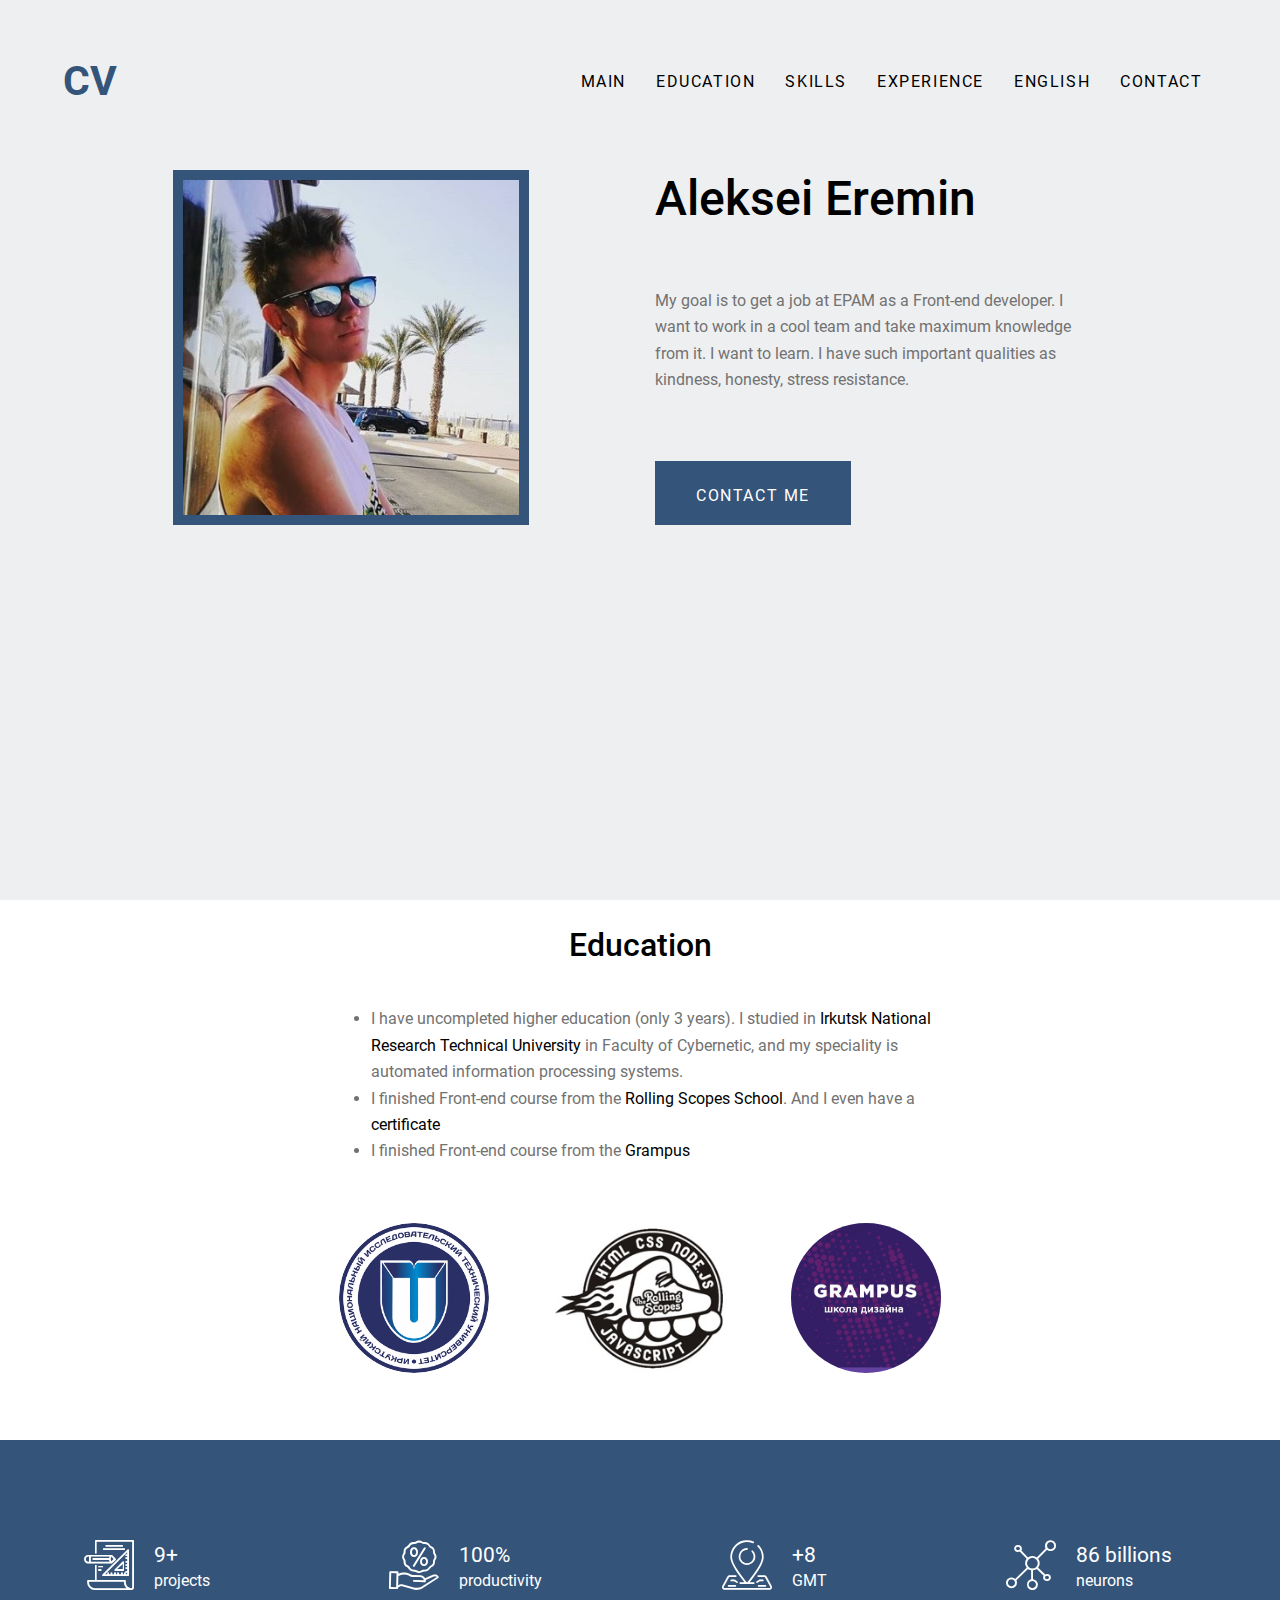
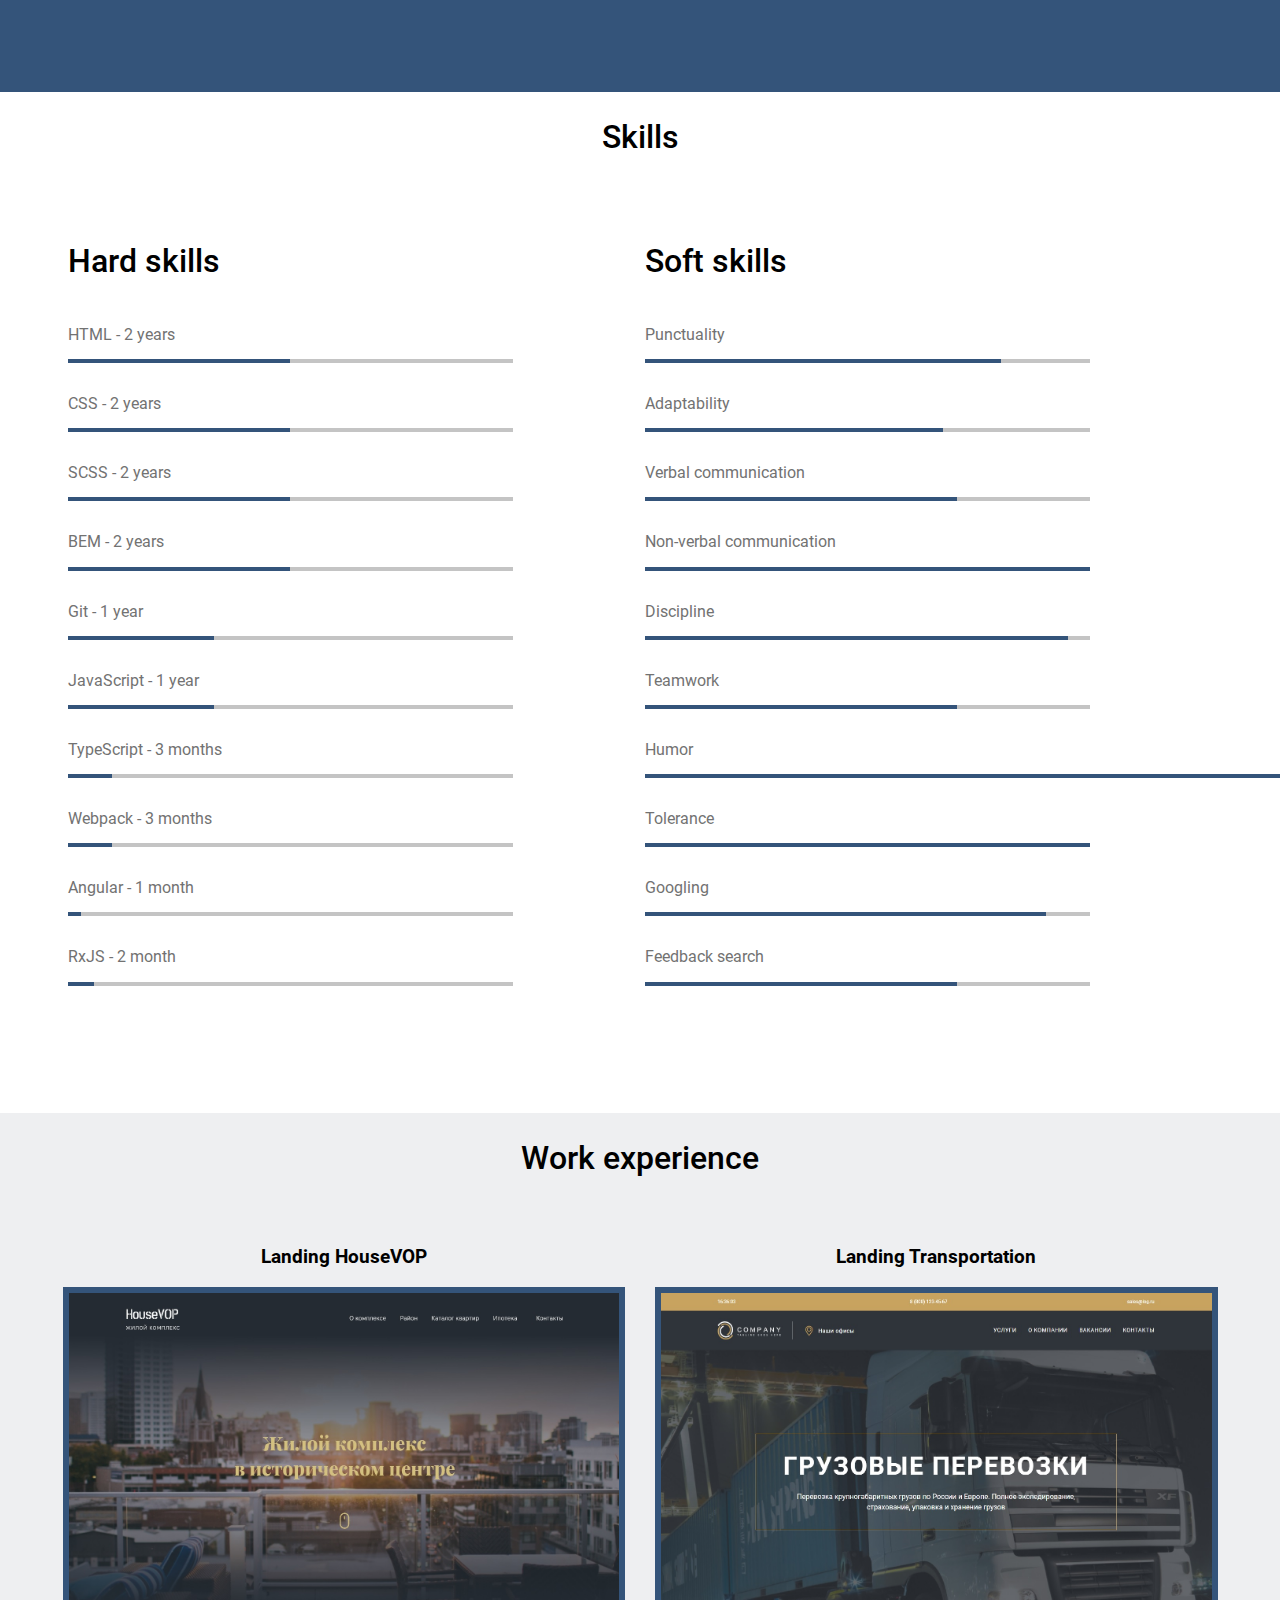
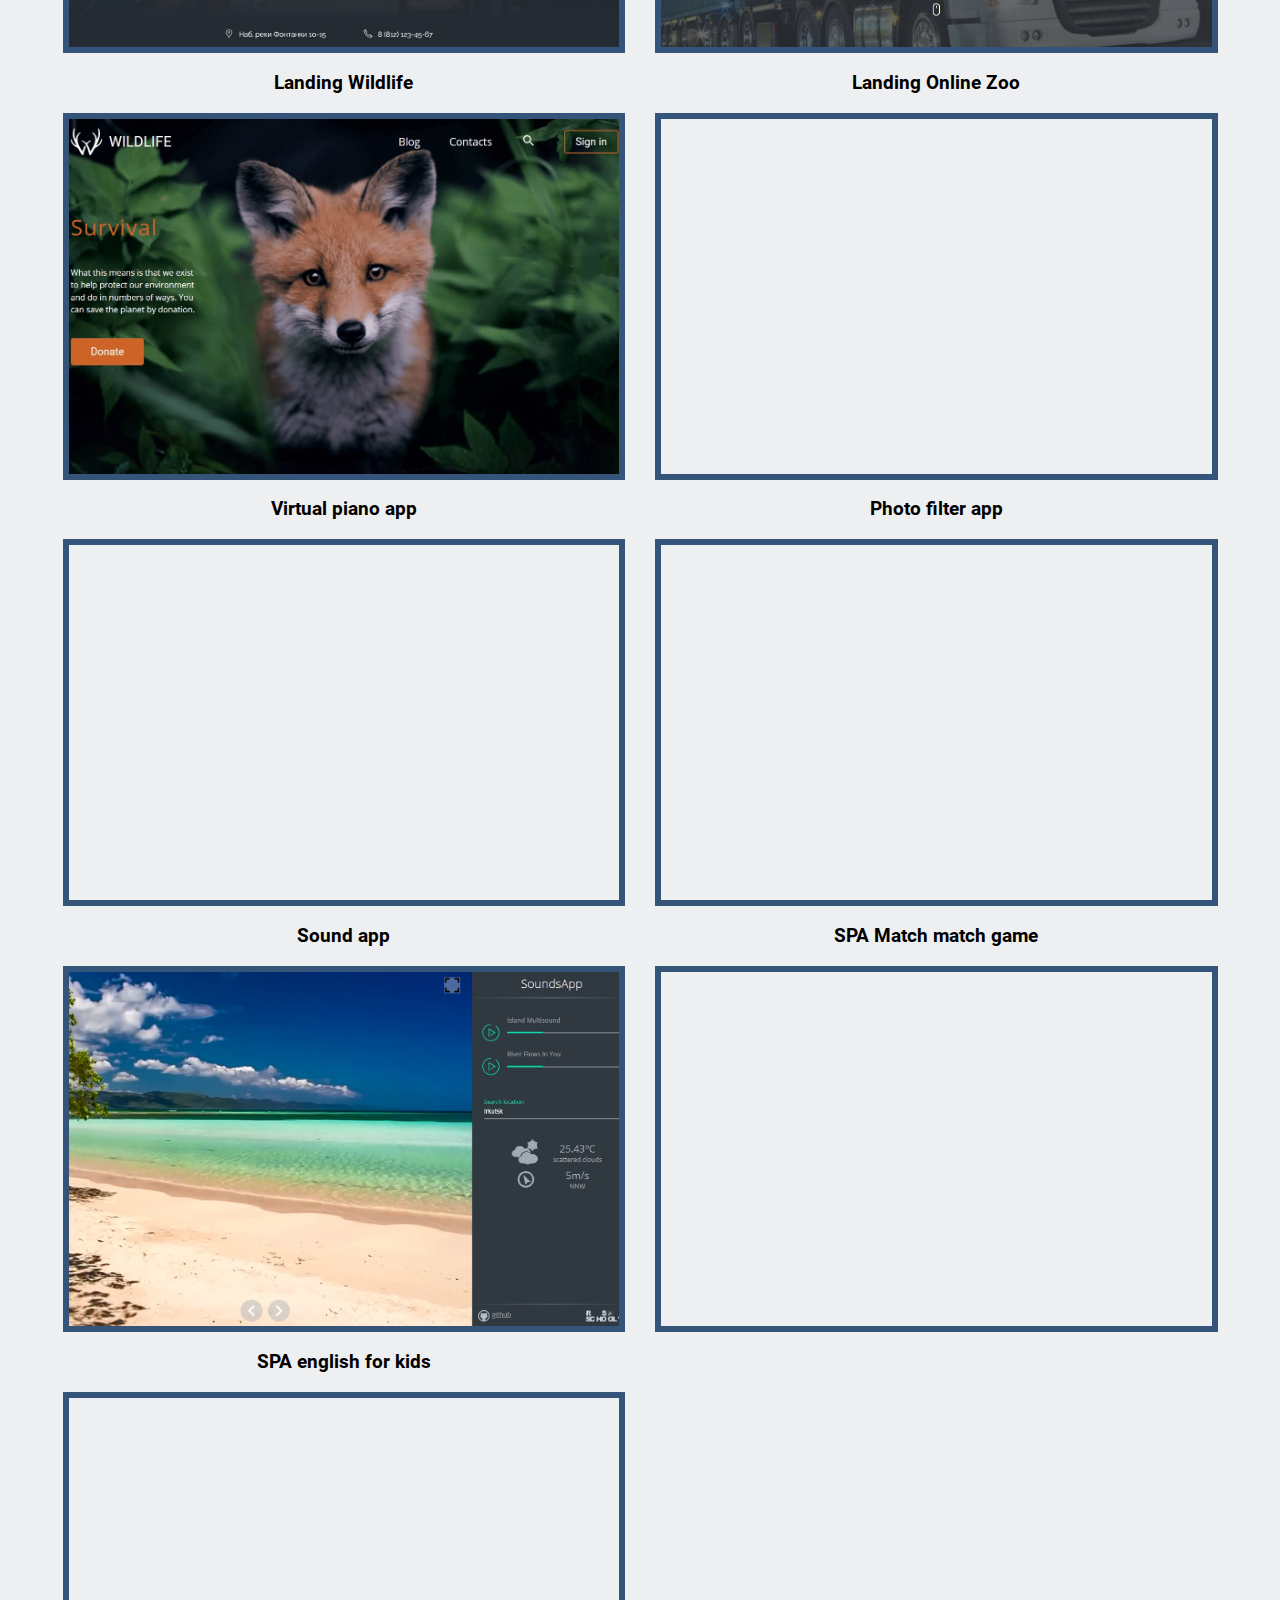
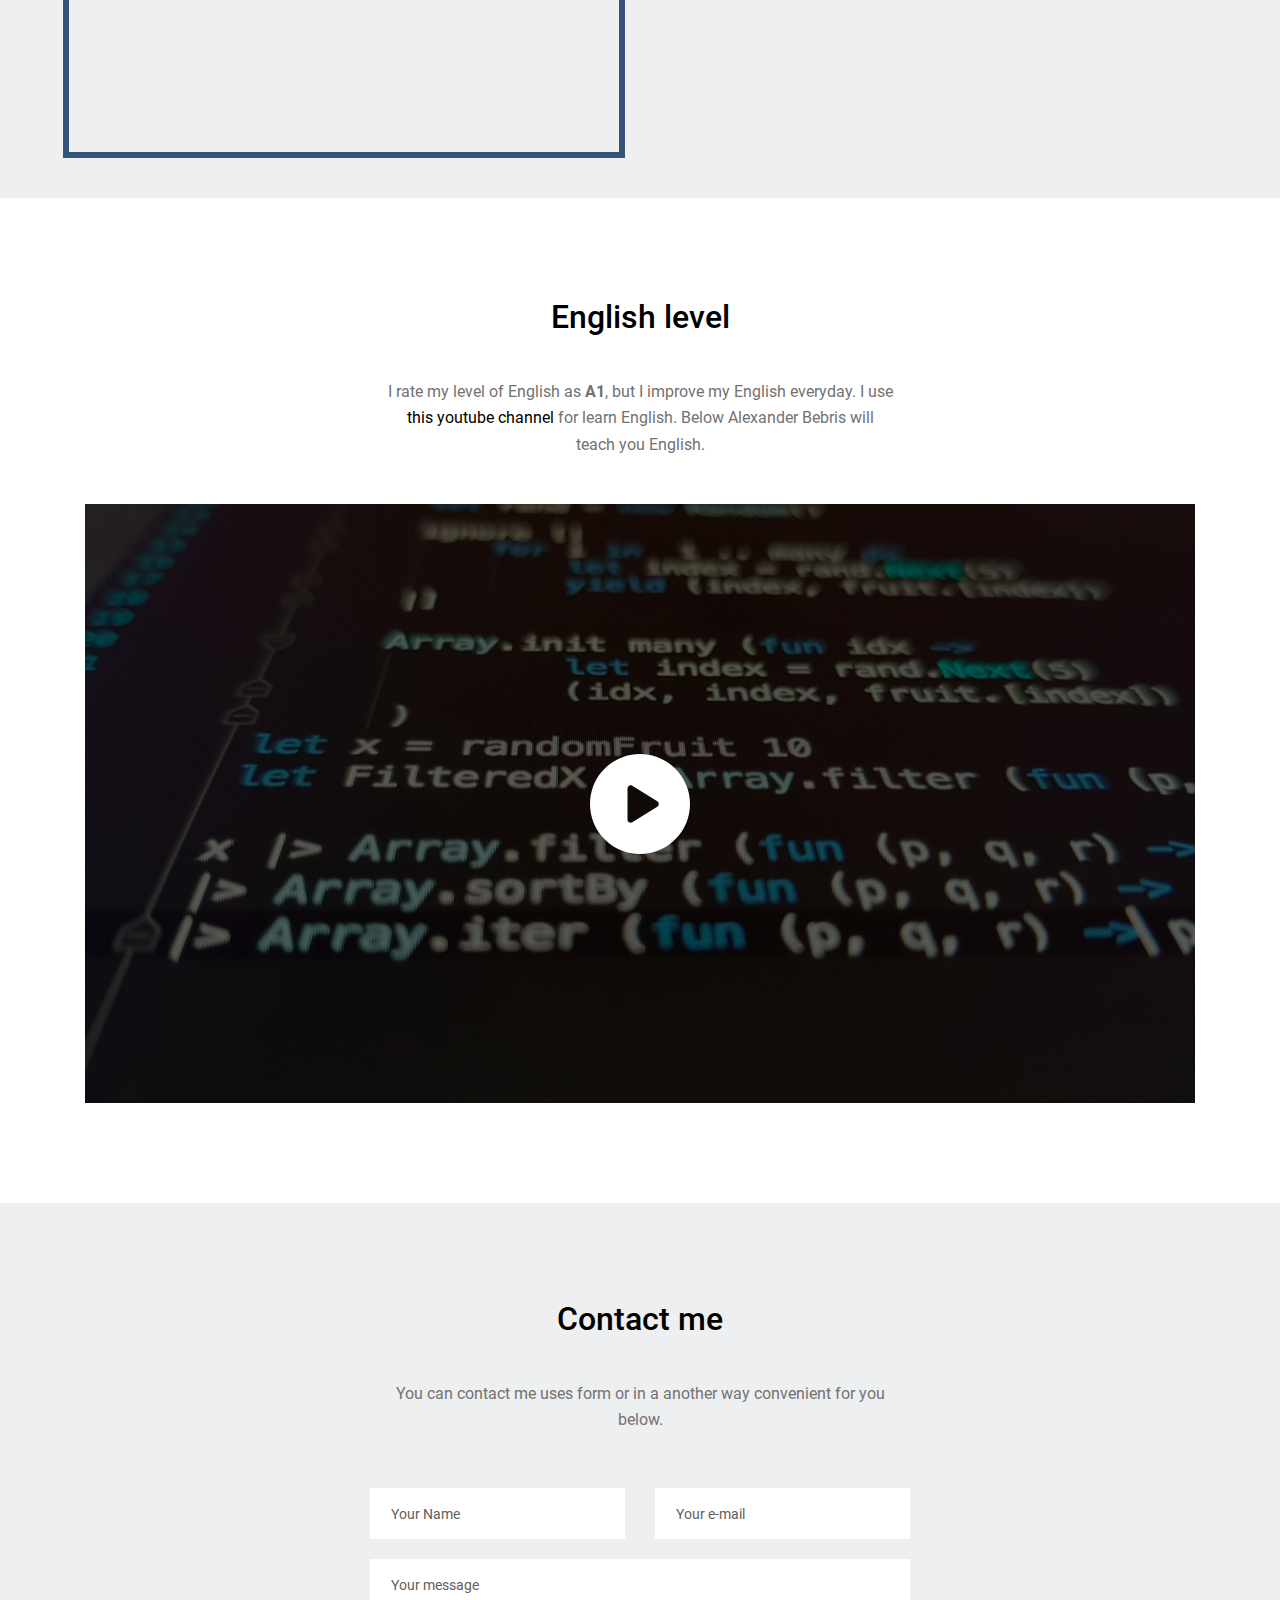
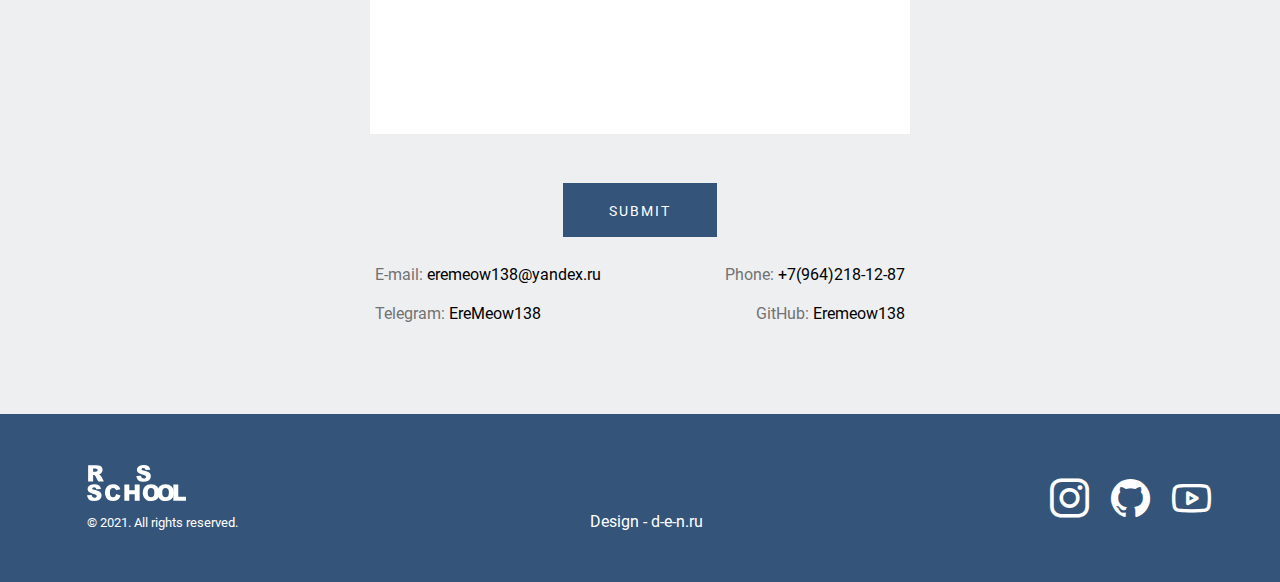
<file: index.html>
<!DOCTYPE html>
<html lang="en">
  <head>
    <meta charset="utf-8" />
    <meta name="viewport" content="width=device-width, initial-scale=1.0" />
    <meta http-equiv="x-ua-compatible" content="ie=edge" />
    <title>CV</title>
    <link rel="shortcut icon" type="image/x-icon" href="/img/logo-image.ico" />
    <link rel="stylesheet" href="css/style.css" />
  </head>
  <body>
    <header class="header">
      <div class="container_center">
        <div class="header__content">
          <div class="header__left">
            <a class="header__logo" href="/">CV</a>
          </div>
          <nav class="header__right">
            <input class="navbar__swicher" id="navbar_toggle" type="checkbox" />
            <label class="navbar__toggle" for="navbar_toggle"></label>
            <ul class="navbar">
              <li class="navbar__item">
                <a class="navbar__link" href="#first-screen">Main</a>
              </li>
              <li class="navbar__item">
                <a class="navbar__link" href="#education">Education</a>
              </li>
              <li class="navbar__item">
                <a class="navbar__link" href="#skill">Skills</a>
              </li>
              <li class="navbar__item">
                <a class="navbar__link" href="#experience">Experience</a>
              </li>
              <li class="navbar__item">
                <a class="navbar__link" href="#english">English</a>
              </li>
              <li class="navbar__item">
                <a class="navbar__link" href="#contactForm">Contact</a>
              </li>
            </ul>
          </nav>
        </div>
      </div>
    </header>
    <main class="main__content">
      <!-- begin first-screen-->
      <section class="first-screen section" id="first-screen">
        <div class="container_center">
          <div class="first-screen__content">
            <div class="first-screen__left">
              <img
                class="first-screen__avatar"
                src="img/avatar.jpg"
                alt="avatar"
              />
            </div>
            <div class="first-screen__right">
              <h1 class="first-screen__title">Aleksei Eremin</h1>
              <div class="first-screen__description">
                <p>
                  My goal is to get a job at EPAM as a Front-end developer. I
                  want to work in a cool team and take maximum knowledge from
                  it. I want to learn. I have such important qualities as
                  kindness, honesty, stress resistance.
                </p>
              </div>
              <a class="btn" href="#contactForm">Contact me</a>
            </div>
          </div>
        </div>
      </section>
      <!-- end first-screen-->
      <!-- begin education-->
      <section class="education section" id="education">
        <div class="container_center">
          <div class="clause">
            <h2 class="section__title">Education</h2>
            <div class="clause__description clause__description_left">
              <ul>
                <li>
                  I have uncompleted higher education (only 3 years). I studied
                  in
                  <a
                    class="clause__link"
                    href="http://www.istu.edu/"
                    target="_blank"
                    >Irkutsk National Research Technical University</a
                  >
                  in Faculty of Cybernetic, and my speciality is automated
                  information processing systems.
                </li>
                <li>
                  I finished Front-end course from the
                  <a
                    class="clause__link"
                    href="https://rs.school/js/"
                    target="_blank"
                    >Rolling Scopes School</a
                  >. And I even have a
                  <a
                    class="clause__link"
                    href="https://app.rs.school/certificate/9qkp9a2h"
                    target="_blank"
                    >certificate</a
                  >
                </li>
                <li>
                  I finished Front-end course from the
                  <a
                    class="clause__link"
                    href="https://grampus-school.ru/courses/frontend/"
                    target="_blank"
                    >Grampus</a
                  >
                </li>
              </ul>
            </div>
          </div>
          <div class="education__content">
            <div class="education__item">
              <a
                class="education__link"
                href="http://www.istu.edu/"
                target="_blank"
                style="background-image: url(img/university.png)"
              ></a>
            </div>
            <div class="education__item">
              <a
                class="education__link"
                href="https://rs.school/js/"
                target="_blank"
                style="background-image: url(img/the_rolling_scopes.jpg)"
              ></a>
            </div>
            <div class="education__item">
              <a
                class="education__link"
                href="https://grampus-school.ru/frontend/online/"
                target="_blank"
                style="background-image: url(img/grampus.jpg)"
              ></a>
            </div>
          </div>
        </div>
      </section>
      <!-- end education-->

      <!-- begin awards-->
      <section class="awards section" id="awards">
        <div class="container_center">
          <h2 class="section__title section__title_unvisible">Awards</h2>
          <div class="awards__content">
            <div class="awards__item">
              <div class="awards__image">
                <i class="icon_project"></i>
              </div>
              <div class="awards__text">
                <div class="awards__number">9+</div>
                <div class="awards__subject">projects</div>
              </div>
            </div>

            <div class="awards__item">
              <div class="awards__image">
                <i class="icon_offer"></i>
              </div>
              <div class="awards__text">
                <div class="awards__number">100%</div>
                <div class="awards__subject">productivity</div>
              </div>
            </div>
            <div class="awards__item">
              <div class="awards__image">
                <i class="icon_pin"></i>
              </div>
              <div class="awards__text">
                <div class="awards__number">+8</div>
                <div class="awards__subject">GMT</div>
              </div>
            </div>
            <div class="awards__item">
              <div class="awards__image">
                <i class="icon_network"></i>
              </div>
              <div class="awards__text">
                <div class="awards__number">86 billions</div>
                <div class="awards__subject">neurons</div>
              </div>
            </div>
          </div>
        </div>
      </section>
      <!-- end awards-->
      <!-- begin skill-->
      <section class="skill section" id="skill">
        <div class="container_center">
          <h2 class="section__title">Skills</h2>
          <div class="skill__content">
            <div class="skill__place">
              <div class="skill__skillBox">
                <h2 class="section__title section__title_left">Hard skills</h2>
                <ul class="skill__skillList">
                  <li class="skill__item">
                    <span class="skill__skillName">HTML - 2 years</span>
                    <span class="progress">
                      <span class="progress__bar" style="width: 50%"></span>
                    </span>
                  </li>
                  <li class="skill__item">
                    <span class="skill__skillName">CSS - 2 years</span>
                    <span class="progress">
                      <span class="progress__bar" style="width: 50%"></span>
                    </span>
                  </li>

                  <li class="skill__item">
                    <span class="skill__skillName">SCSS - 2 years</span>
                    <span class="progress">
                      <span class="progress__bar" style="width: 50%"></span>
                    </span>
                  </li>
                  <li class="skill__item">
                    <span class="skill__skillName">BEM - 2 years</span>
                    <span class="progress">
                      <span class="progress__bar" style="width: 50%"></span>
                    </span>
                  </li>
                  <li class="skill__item">
                    <span class="skill__skillName">Git - 1 year</span>
                    <span class="progress">
                      <span class="progress__bar" style="width: 33%"></span>
                    </span>
                  </li>
                  <li class="skill__item">
                    <span class="skill__skillName">JavaScript - 1 year</span>
                    <span class="progress">
                      <span class="progress__bar" style="width: 33%"></span>
                    </span>
                  </li>
                  <li class="skill__item">
                    <span class="skill__skillName">TypeScript - 3 months</span>
                    <span class="progress">
                      <span class="progress__bar" style="width: 10%"></span>
                    </span>
                  </li>
                  <li class="skill__item">
                    <span class="skill__skillName">Webpack - 3 months</span>
                    <span class="progress">
                      <span class="progress__bar" style="width: 10%"></span>
                    </span>
                  </li>
                  <li class="skill__item">
                    <span class="skill__skillName">Angular - 1 month</span>
                    <span class="progress">
                      <span class="progress__bar" style="width: 3%"></span>
                    </span>
                  </li>
                  <li class="skill__item">
                    <span class="skill__skillName">RxJS - 2 month</span>
                    <span class="progress">
                      <span class="progress__bar" style="width: 6%"></span>
                    </span>
                  </li>
                </ul>
              </div>
            </div>
            <div class="skill__place">
              <div class="skill__skillBox">
                <h2 class="section__title section__title_left">Soft skills</h2>
                <ul class="skill__skillList">
                  <li class="skill__item">
                    <span class="skill__skillName">Punctuality</span>
                    <span class="progress">
                      <span class="progress__bar" style="width: 80%"></span>
                    </span>
                  </li>
                  <li class="skill__item">
                    <span class="skill__skillName">Adaptability</span>
                    <span class="progress">
                      <span class="progress__bar" style="width: 67%"></span>
                    </span>
                  </li>
                  <li class="skill__item">
                    <span class="skill__skillName">Verbal communication</span>
                    <span class="progress">
                      <span class="progress__bar" style="width: 70%"></span>
                    </span>
                  </li>
                  <li class="skill__item">
                    <span class="skill__skillName"
                      >Non-verbal communication</span
                    >
                    <span class="progress">
                      <span class="progress__bar" style="width: 100%"></span>
                    </span>
                  </li>
                  <li class="skill__item">
                    <span class="skill__skillName">Discipline</span>
                    <span class="progress">
                      <span class="progress__bar" style="width: 95%"></span>
                    </span>
                  </li>
                  <li class="skill__item">
                    <span class="skill__skillName">Teamwork</span>
                    <span class="progress">
                      <span class="progress__bar" style="width: 70%"></span>
                    </span>
                  </li>
                  <li class="skill__item">
                    <span class="skill__skillName">Humor</span>
                    <span class="progress">
                      <span class="progress__bar" style="width: 146%"></span>
                    </span>
                  </li>
                  <li class="skill__item">
                    <span class="skill__skillName">Tolerance</span>
                    <span class="progress">
                      <span class="progress__bar" style="width: 100%"></span>
                    </span>
                  </li>
                  <li class="skill__item">
                    <span class="skill__skillName">Googling</span>
                    <span class="progress">
                      <span class="progress__bar" style="width: 90%"></span>
                    </span>
                  </li>
                  <li class="skill__item">
                    <span class="skill__skillName">Feedback search</span>
                    <span class="progress">
                      <span class="progress__bar" style="width: 70%"></span>
                    </span>
                  </li>
                </ul>
              </div>
            </div>
          </div>
        </div>
      </section>
      <!-- end skill-->
      <!-- begin experience-->
      <section class="experience section" id="experience">
        <div class="container_center">
          <div class="experience__content">
            <h2 class="section__title">Work experience</h2>
            <div class="experience__portfolio">
              <div class="experience__item">
                <h3 class="experience__title">Landing HouseVOP</h3>
                <span
                  class="experience__plate"
                  style="background-image: url('img/house_vop.jpg')"
                >
                  <a
                    href="https://github.com/Eremeow138/house_vop"
                    target="_blank"
                    class="experience__select"
                    >CODE</a
                  >
                  <a
                    href="https://eremeow138.github.io/house_vop/"
                    target="_blank"
                    class="experience__select experience__select_right"
                    >DEPLOY</a
                  >
                </span>
              </div>
              <div class="experience__item">
                <h3 class="experience__title">Landing Transportation</h3>
                <span
                  class="experience__plate"
                  style="background-image: url('img/truck.jpg')"
                >
                  <a
                    href="https://github.com/Eremeow138/freight-transportation"
                    target="_blank"
                    class="experience__select"
                    >CODE</a
                  >
                  <a
                    href="https://eremeow138.github.io/freight-transportation/"
                    target="_blank"
                    class="experience__select experience__select_right"
                    >DEPLOY</a
                  >
                </span>
              </div>
              <div class="experience__item">
                <h3 class="experience__title">Landing Wildlife</h3>
                <span
                  class="experience__plate"
                  style="background-image: url('img/wildlife.jpg')"
                >
                  <a
                    href="https://github.com/Eremeow138/wildlife"
                    target="_blank"
                    class="experience__select"
                    >CODE</a
                  >
                  <a
                    href="https://eremeow138-wildlife.netlify.app/"
                    target="_blank"
                    class="experience__select experience__select_right"
                    >DEPLOY</a
                  >
                </span>
              </div>
              <div class="experience__item">
                <h3 class="experience__title">Landing Online Zoo</h3>
                <span
                  class="experience__plate"
                  style="
                    background-image: url('https://user-images.githubusercontent.com/60056105/113605002-a5647c00-9678-11eb-87e4-1282fb633a1d.png');
                  "
                >
                  <a
                    href="https://github.com/Eremeow138/rss-eremeow138-JSFE2021Q1/tree/online-zoo/online-zoo"
                    target="_blank"
                    class="experience__select"
                    >CODE</a
                  >
                  <a
                    href="https://rolling-scopes-school.github.io/eremeow138-JSFE2021Q1/online-zoo/"
                    target="_blank"
                    class="experience__select experience__select_right"
                    >DEPLOY</a
                  >
                </span>
              </div>
              <div class="experience__item">
                <h3 class="experience__title">Virtual piano app</h3>
                <span
                  class="experience__plate"
                  style="
                    background-image: url('https://user-images.githubusercontent.com/60056105/111860456-998f6f00-8982-11eb-90d7-ac8c2ca27145.jpg');
                  "
                >
                  <a
                    href="https://github.com/Eremeow138/rss-eremeow138-JSFE2021Q1/tree/virtual-piano/virtual-piano"
                    target="_blank"
                    class="experience__select"
                    >CODE</a
                  >
                  <a
                    href="https://rolling-scopes-school.github.io/eremeow138-JSFE2021Q1/virtual-piano/"
                    target="_blank"
                    class="experience__select experience__select_right"
                    >DEPLOY</a
                  >
                </span>
              </div>
              <div class="experience__item">
                <h3 class="experience__title">Photo filter app</h3>
                <span
                  class="experience__plate"
                  style="
                    background-image: url('https://user-images.githubusercontent.com/60056105/116024395-b1909780-a680-11eb-96af-1b8feb6108bd.png');
                  "
                >
                  <a
                    href="https://github.com/Eremeow138/rss-eremeow138-JSFE2021Q1/tree/photo-filter/photo-filter"
                    target="_blank"
                    class="experience__select"
                    >CODE</a
                  >
                  <a
                    href="https://rolling-scopes-school.github.io/eremeow138-JSFE2021Q1/photo-filter/"
                    target="_blank"
                    class="experience__select experience__select_right"
                    >DEPLOY</a
                  >
                </span>
              </div>
              <div class="experience__item">
                <h3 class="experience__title">Sound app</h3>
                <span
                  class="experience__plate"
                  style="background-image: url('img/sound-app.jpg')"
                >
                  <a
                    href="https://github.com/Eremeow138/sounds-app/tree/sound-app"
                    target="_blank"
                    class="experience__select"
                    >CODE</a
                  >
                  <a
                    href="https://eremeow138-sound-app.netlify.app/"
                    target="_blank"
                    class="experience__select experience__select_right"
                    >DEPLOY</a
                  >
                </span>
              </div>
              <div class="experience__item">
                <h3 class="experience__title">SPA Match match game</h3>
                <span
                  class="experience__plate"
                  style="
                    background-image: url('https://user-images.githubusercontent.com/60056105/120239098-23678c80-c290-11eb-8291-580fcff6c93f.png');
                  "
                >
                  <a
                    href="https://github.com/Eremeow138/rss-eremeow138-JSFE2021Q1/tree/match-match-game/match-match-game"
                    target="_blank"
                    class="experience__select"
                    >CODE</a
                  >
                  <a
                    href="https://rolling-scopes-school.github.io/eremeow138-JSFE2021Q1/match-match-game/"
                    target="_blank"
                    class="experience__select experience__select_right"
                    >DEPLOY</a
                  >
                </span>
              </div>
              <div class="experience__item">
                <h3 class="experience__title">SPA english for kids</h3>
                <span
                  class="experience__plate"
                  style="
                    background-image: url('https://user-images.githubusercontent.com/60056105/125185233-48b7c500-e256-11eb-90a7-b9210190d1d9.png');
                  "
                >
                  <a
                    href="https://github.com/Eremeow138/rss-eremeow138-JSFE2021Q1/tree/english-for-kids-admin-panel/english-for-kids-base"
                    target="_blank"
                    class="experience__select"
                    >CODE</a
                  >
                  <a
                    href=" https://eremeow138-english-for-kids-admin-panel.netlify.app/"
                    target="_blank"
                    class="experience__select experience__select_right"
                    >DEPLOY</a
                  >
                </span>
              </div>
            </div>
          </div>
        </div>
      </section>
      <!-- end experience-->
      <!-- begin english-->
      <section class="english section" id="english">
        <div class="container_center">
          <div class="english__content">
            <div class="clause">
              <h2 class="section__title">English level</h2>
              <div class="clause__description">
                I rate my level of English as <b>A1</b>, but I improve my
                English everyday. I use
                <a
                  target="_blank"
                  class="clause__link"
                  href="https://www.youtube.com/channel/UC_3oKG5Szq-m6Xz-MjRZgpw"
                  >this youtube channel</a
                >
                for learn English. Below Alexander Bebris will teach you English.
              </div>
            </div>
            <div class="video">
              <div class="video__wrapper js_youtube" id="QbSrhuSNOnI">
                <img
                  class="video__prev"
                  src="img/prev_video.jpg"
                  alt="video__preview"
                />
              </div>
            </div>
          </div>
        </div>
      </section>
      <!-- end english-->
      <!-- begin contactForm-->
      <section class="contactForm section" id="contactForm">
        <div class="container_center">
          <div class="contactForm__formBox">
            <div class="clause">
              <h2 class="section__title">Contact me</h2>
              <div class="clause__description">
                You can contact me uses form or in a another way convenient for
                you below.
              </div>
            </div>

            <form
              class="contactForm__grid"
              id="form"
              method="POST"
              enctype="multipart/form-data"
              onsubmit="send(event, 'send.php')"
            >
              <div class="contactForm__row">
                <input
                  type="text"
                  name="name"
                  placeholder="Your Name"
                  required="required"
                />
              </div>
              <div class="contactForm__row">
                <input
                  type="text"
                  name="email"
                  placeholder="Your e-mail"
                  required="required"
                />
              </div>
              <div class="contactForm__row contactForm__row_full">
                <textarea name="message" placeholder="Your message"></textarea>
              </div>
              <button class="btn btn_form" type="submit">Submit</button>
            </form>
            <div class="clause">
              <ul class="clause__list">
                <li class="clause__item">
                  E-mail:
                  <a class="clause__link" href="mailto:eremeow138@yandex.ru"
                    >eremeow138@yandex.ru</a
                  >
                </li>
                <li class="clause__item">
                  Phone:
                  <a class="clause__link" href="tel:89642181287"
                    >+7(964)218-12-87</a
                  >
                </li>
                <li class="clause__item">
                  Telegram:
                  <a
                    class="clause__link"
                    href="https://t.me/EreMeow138"
                    target="_blank"
                    >EreMeow138</a
                  >
                </li>
                <li class="clause__item">
                  GitHub:
                  <a
                    class="clause__link"
                    href="https://github.com/Eremeow138"
                    target="_blank"
                    >Eremeow138</a
                  >
                </li>
              </ul>
            </div>
          </div>
        </div>
      </section>
      <!-- end contactForm-->
      <!-- Begin Modal info-->
      <div class="modal modal-sm fade info" id="info">
        <div class="modal-dialog">
          <div class="modal-content">
            <a class="modal-close" href="#" data-dismiss="modal"></a>
            <div class="form__message"></div>
          </div>
        </div>
      </div>
      <!-- End modal info-->
    </main>

    <footer class="footer">
      <div class="container_center">
        <div class="footer__content">
          <div class="footer__developer">
            <!-- <div class="footer__name">Aleksei Eremin</div> -->
            <a
              class="footer__rss"
              style="display: block"
              href="https://rs.school/js/"
              target="_blank"
              ><img src="img/rs_school.svg" alt="rss"
            /></a>

            <div class="footer__rights">
              <p></p>
              &copy; 2021. All rights reserved.
            </div>
          </div>
          <div class="footer__design">
            <a href="http://d-e-n.ru/" target="_blank">Design - d-e-n.ru</a>
          </div>
          <div class="footer__social">
            <a
              class="footer__link"
              href="https://www.instagram.com/ereminalexey/"
              target="_blank"
              ><i class="icon_instagram"></i
            ></a>
            <a
              class="footer__link"
              href="https://github.com/Eremeow138"
              target="_blank"
              ><i class="icon_github"></i
            ></a>
            <a
              class="footer__link"
              href="https://www.youtube.com/watch?v=bl-DR7BWCAE&feature=youtu.be"
              target="_blank"
              ><i class="icon_youtube"></i
            ></a>
          </div>
        </div>
      </div>
    </footer>
    <script src="js/jquery.js"></script>
    <script src="js/modal.js"></script>
    <script src="js/script.js"></script>
  </body>
</html>
</file>
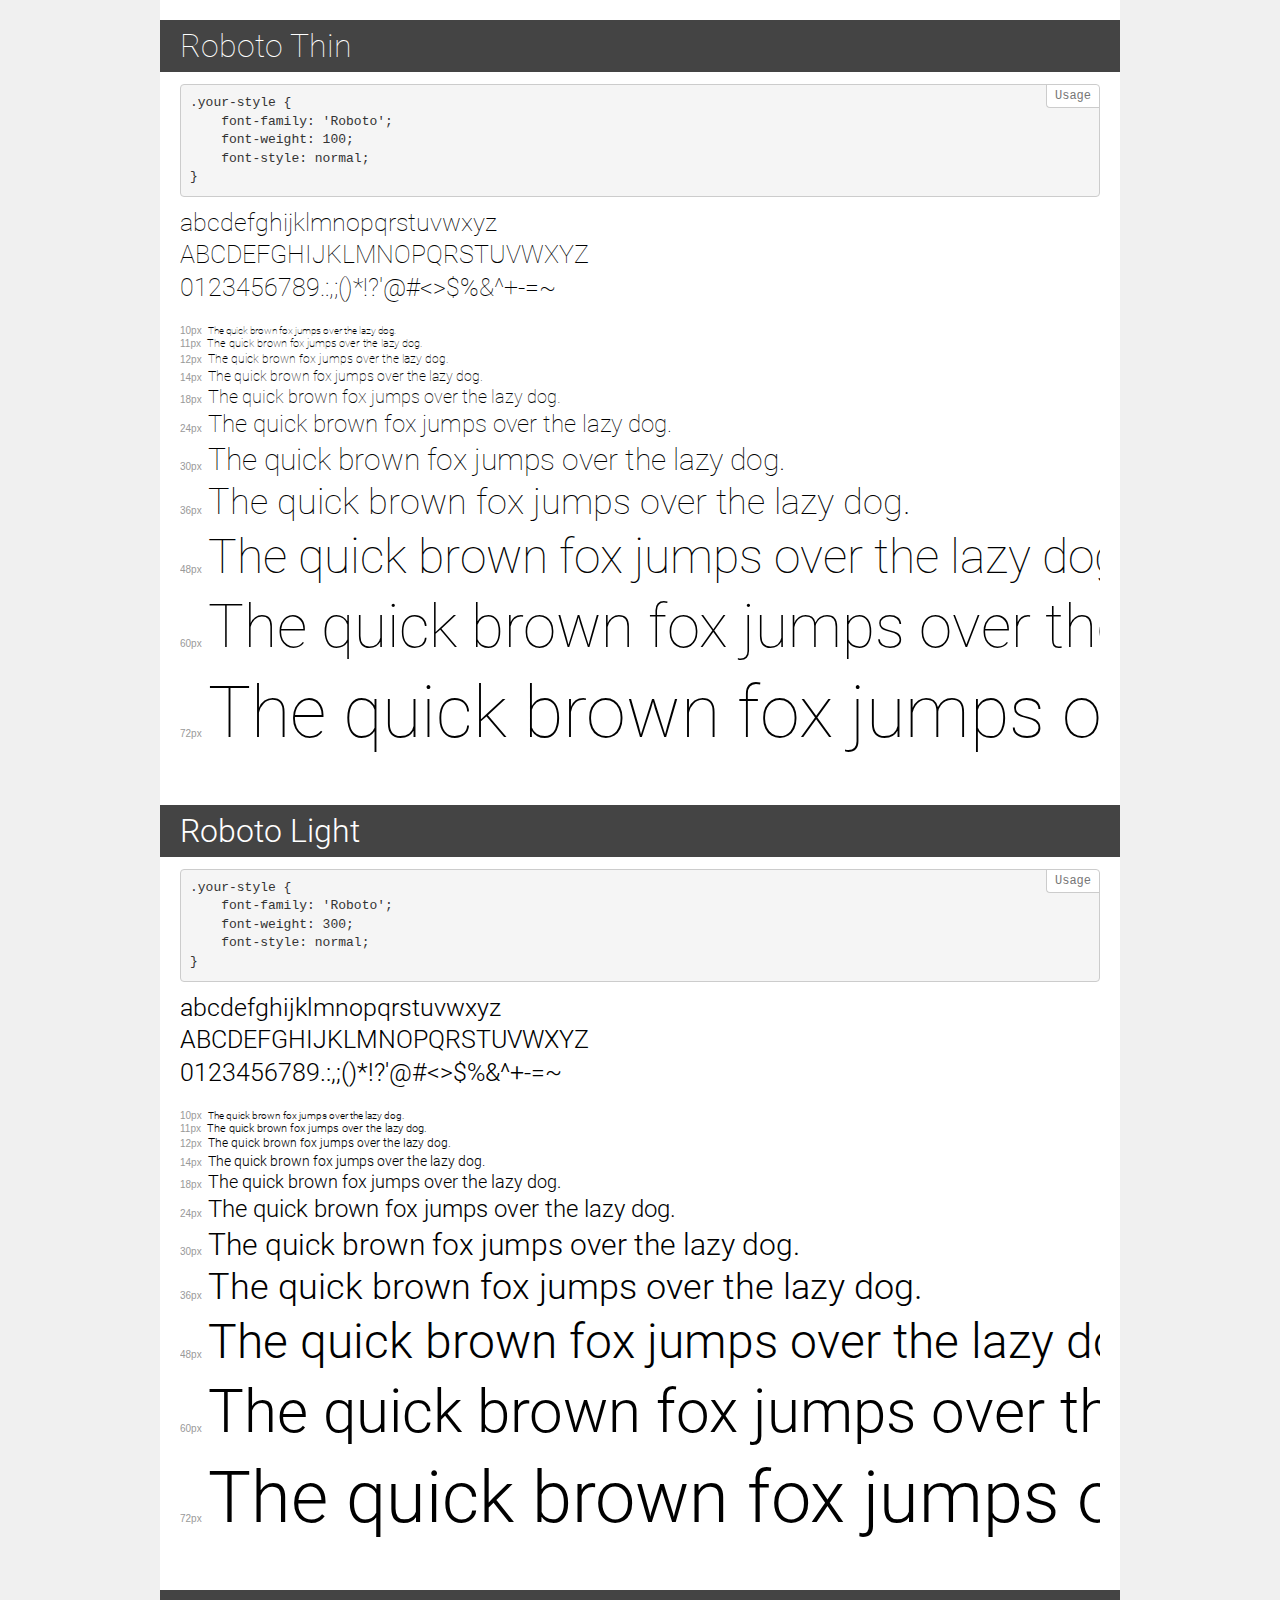
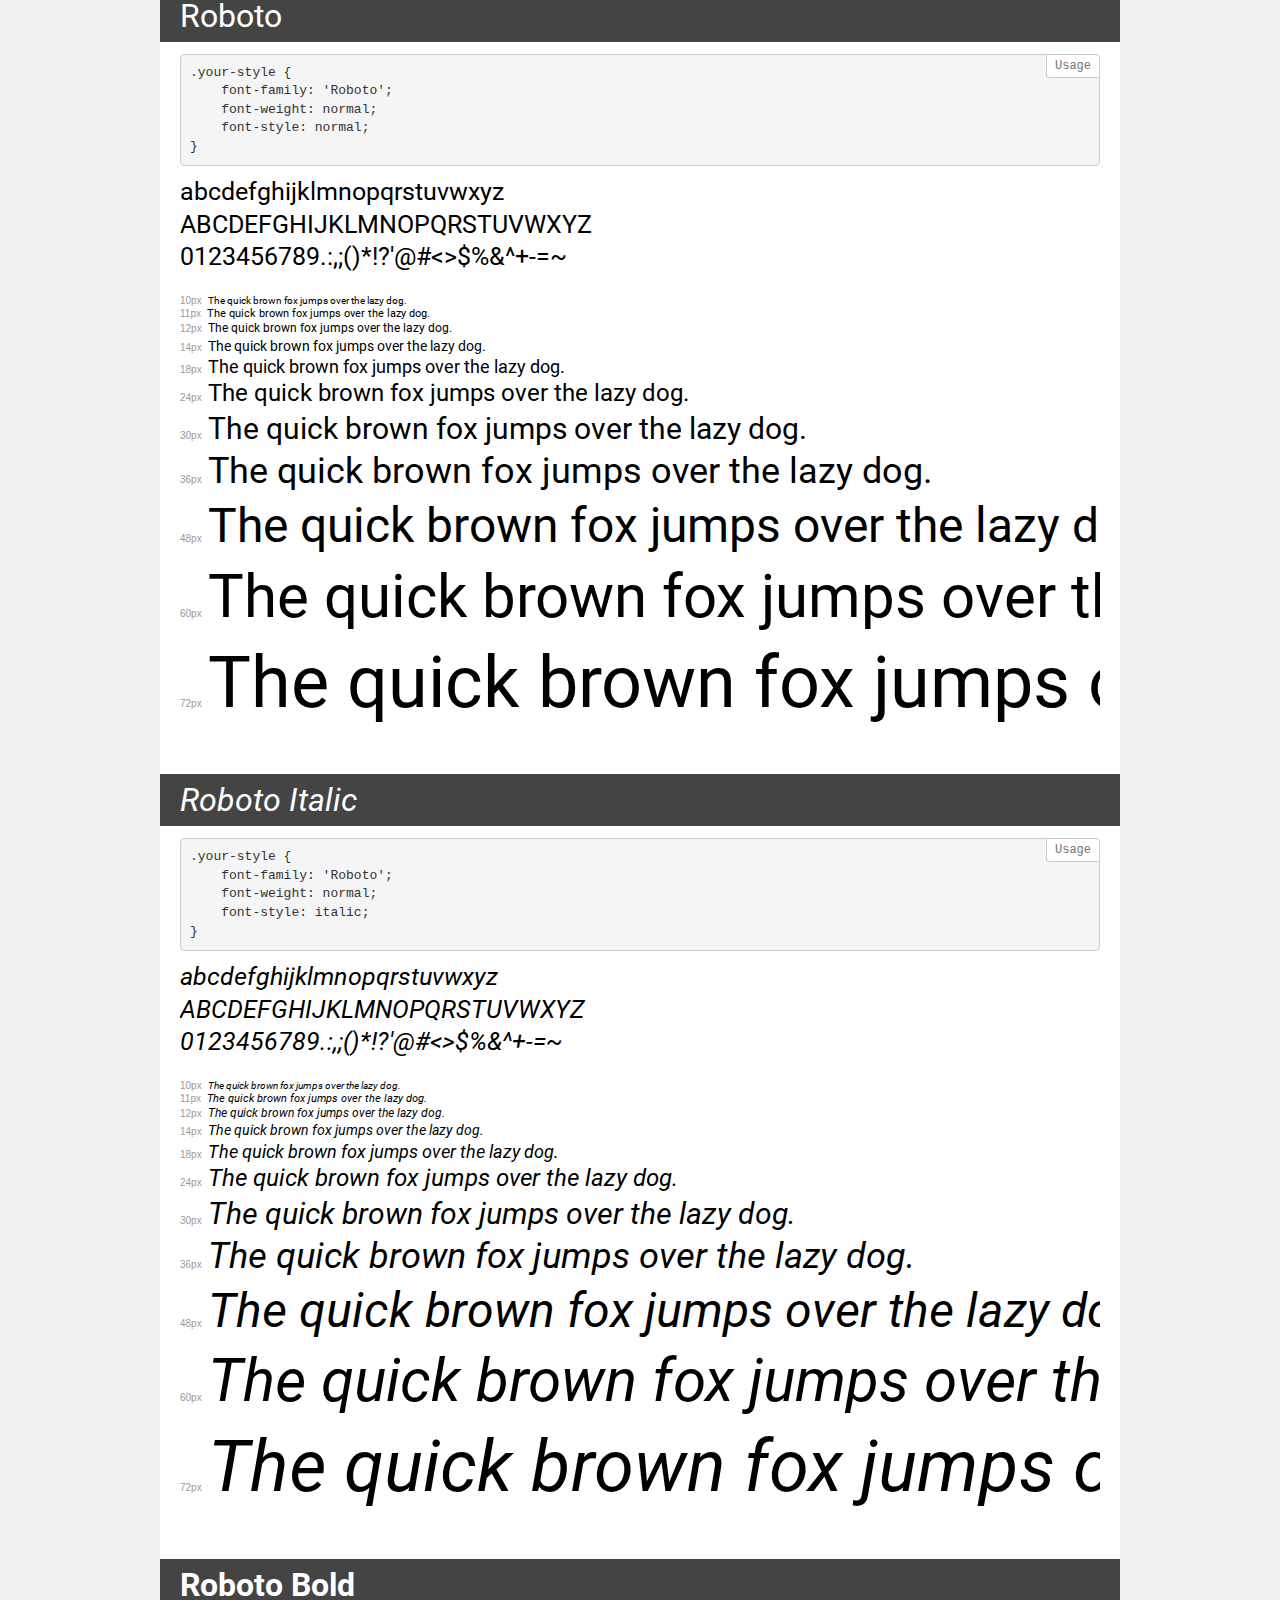
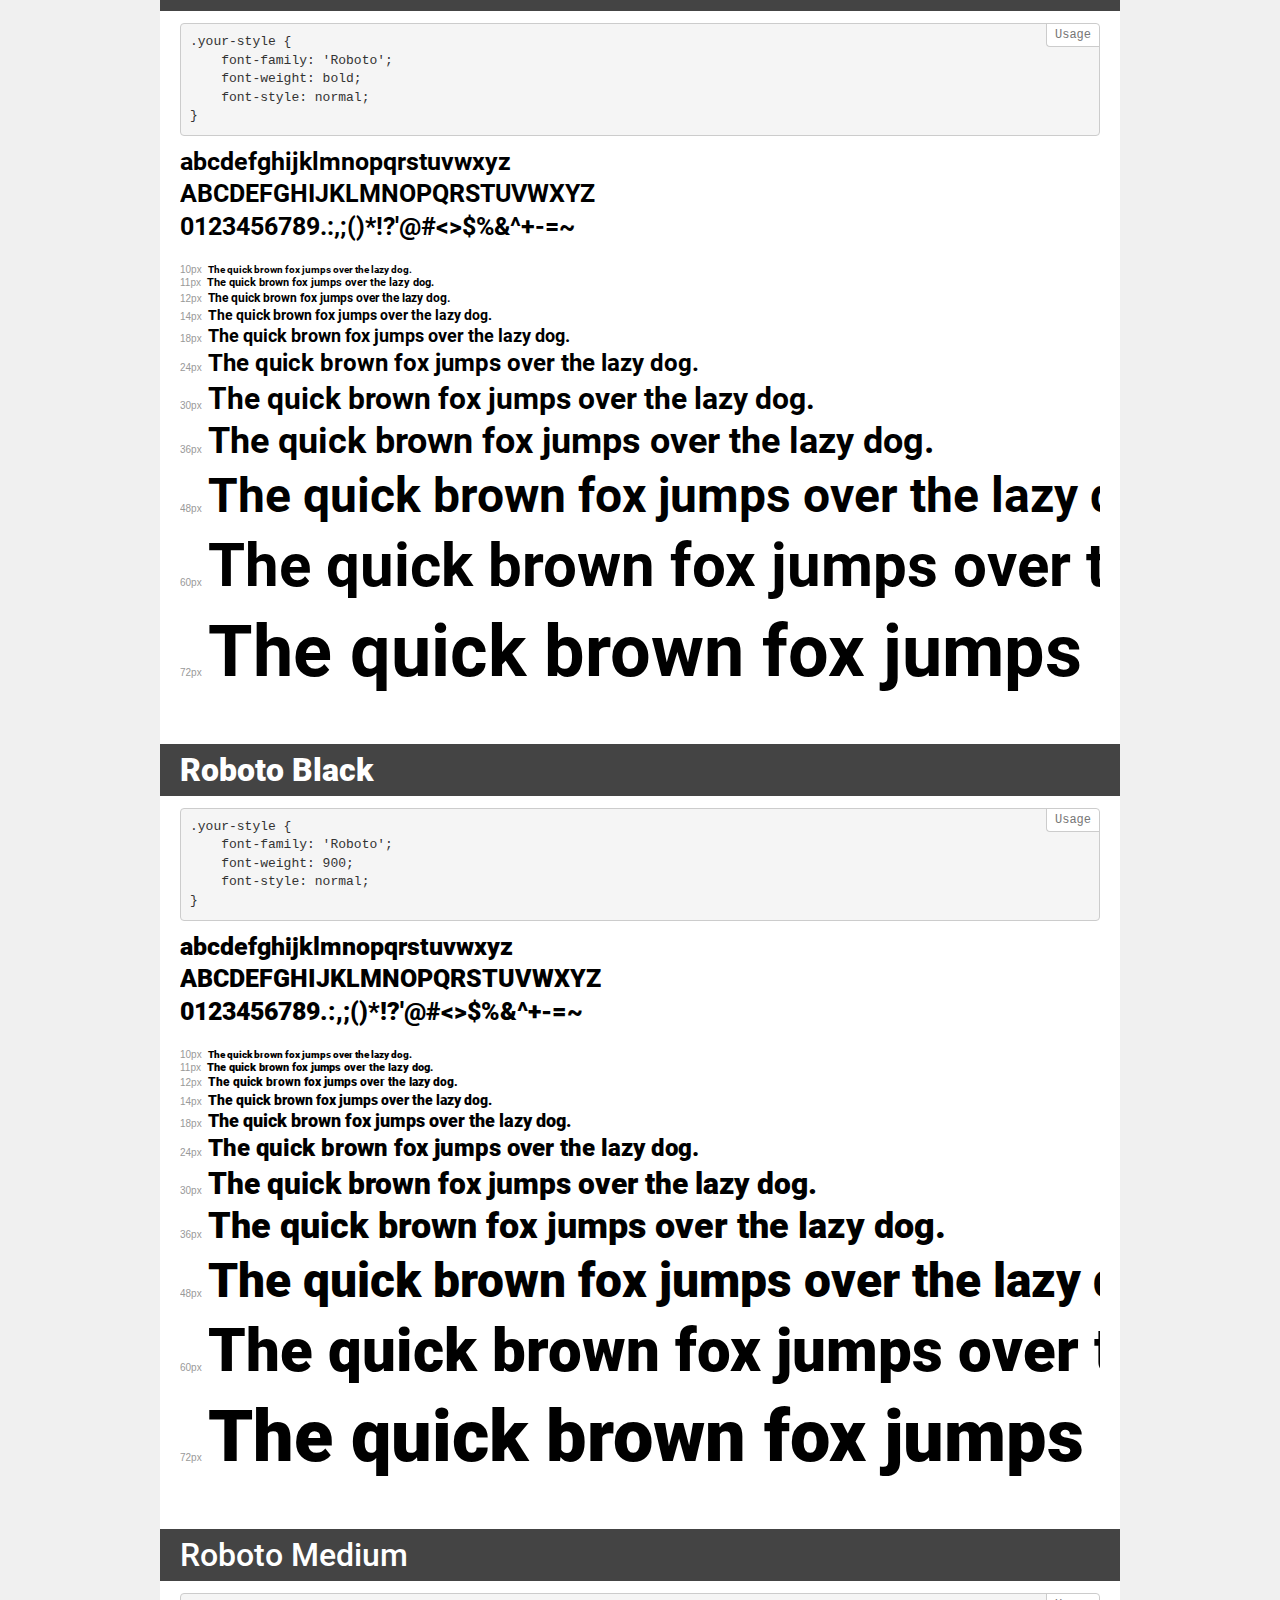
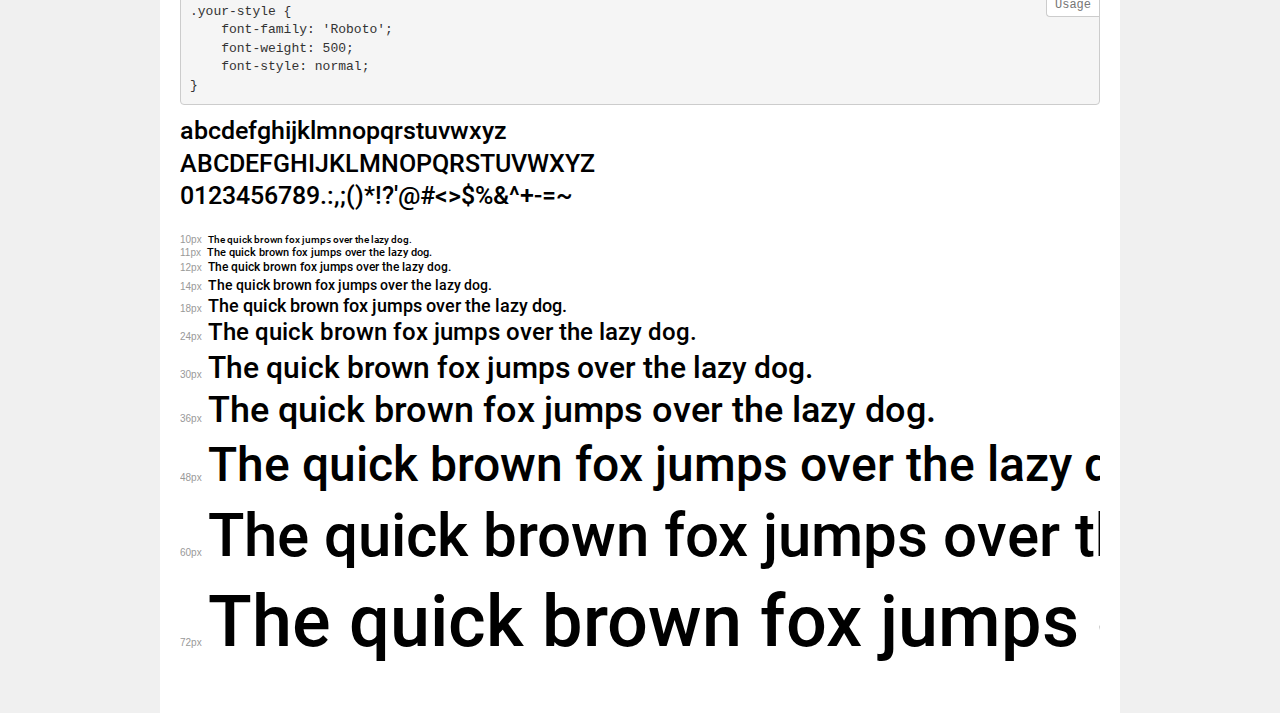
<file: fonts/Roboto/demo.html>
<!DOCTYPE html>
<html lang="en">
<head>
    <meta charset="utf-8">
    <meta http-equiv="X-UA-Compatible" content="IE=edge">
    <meta name="viewport" content="width=device-width, initial-scale=1">
    <meta name="robots" content="noindex, noarchive">
    <meta name="format-detection" content="telephone=no">
    <title>Transfonter demo</title>
    <link href="stylesheet.css" rel="stylesheet">
    <style>
        /*
        http://meyerweb.com/eric/tools/css/reset/
        v2.0 | 20110126
        License: none (public domain)
        */
        html, body, div, span, applet, object, iframe,
        h1, h2, h3, h4, h5, h6, p, blockquote, pre,
        a, abbr, acronym, address, big, cite, code,
        del, dfn, em, img, ins, kbd, q, s, samp,
        small, strike, strong, sub, sup, tt, var,
        b, u, i, center,
        dl, dt, dd, ol, ul, li,
        fieldset, form, label, legend,
        table, caption, tbody, tfoot, thead, tr, th, td,
        article, aside, canvas, details, embed,
        figure, figcaption, footer, header, hgroup,
        menu, nav, output, ruby, section, summary,
        time, mark, audio, video {
            margin: 0;
            padding: 0;
            border: 0;
            font-size: 100%;
            font: inherit;
            vertical-align: baseline;
        }
        /* HTML5 display-role reset for older browsers */
        article, aside, details, figcaption, figure,
        footer, header, hgroup, menu, nav, section {
            display: block;
        }
        body {
            line-height: 1;
        }
        ol, ul {
            list-style: none;
        }
        blockquote, q {
            quotes: none;
        }
        blockquote:before, blockquote:after,
        q:before, q:after {
            content: '';
            content: none;
        }
        table {
            border-collapse: collapse;
            border-spacing: 0;
        }
        /* demo styles */
        body {
            background: #f0f0f0;
            color: #000;
        }
        .page {
            background: #fff;
            width: 920px;
            margin: 0 auto;
            padding: 20px 20px 0 20px;
            overflow: hidden;
        }
        .font-container {
            overflow-x: auto;
            overflow-y: hidden;
            margin-bottom: 40px;
            line-height: 1.3;
            white-space: nowrap;
            padding-bottom: 5px;
        }
        h1 {
            position: relative;
            background: #444;
            font-size: 32px;
            color: #fff;
            padding: 10px 20px;
            margin: 0 -20px 12px -20px;
        }
        .letters {
            font-size: 25px;
            margin-bottom: 20px;
        }
        .s10:before {
            content: '10px';
        }
        .s11:before {
            content: '11px';
        }
        .s12:before {
            content: '12px';
        }
        .s14:before {
            content: '14px';
        }
        .s18:before {
            content: '18px';
        }
        .s24:before {
            content: '24px';
        }
        .s30:before {
            content: '30px';
        }
        .s36:before {
            content: '36px';
        }
        .s48:before {
            content: '48px';
        }
        .s60:before {
            content: '60px';
        }
        .s72:before {
            content: '72px';
        }
        .s10:before, .s11:before, .s12:before, .s14:before,
        .s18:before, .s24:before, .s30:before, .s36:before,
        .s48:before, .s60:before, .s72:before {
            font-family: Arial, sans-serif;
            font-size: 10px;
            font-weight: normal;
            font-style: normal;
            color: #999;
            padding-right: 6px;
        }
        pre {
            display: block;
            position: relative;
            padding: 9px;
            margin: 0 0 10px;
            font-family: Monaco, Menlo, Consolas, "Courier New", monospace;
            font-size: 13px;
            line-height: 1.428571429;
            color: #333;
            font-weight: normal;
            font-style: normal;
            background-color: #f5f5f5;
            border: 1px solid #ccc;
            overflow-x: auto;
            border-radius: 4px;
        }
        pre:after {
            display: block;
            position: absolute;
            right: 0;
            top: 0;
            content: 'Usage';
            line-height: 1;
            padding: 5px 8px;
            font-size: 12px;
            color: #767676;
            background-color: #fff;
            border: 1px solid #ccc;
            border-right: none;
            border-top: none;
            border-radius: 0 4px 0 4px;
            z-index: 10;
        }
        /* responsive */
        @media (max-width: 959px) {
            .page {
                width: auto;
                margin: 0;
            }
        }
    </style>
</head>
<body>
<div class="page">
    <div class="demo">
        <h1 style="font-family: 'Roboto'; font-weight: 100; font-style: normal;">Roboto Thin</h1>
        <pre>.your-style {
    font-family: 'Roboto';
    font-weight: 100;
    font-style: normal;
}</pre>
        <div class="font-container" style="font-family: 'Roboto'; font-weight: 100; font-style: normal;">
            <p class="letters">
                abcdefghijklmnopqrstuvwxyz<br>
ABCDEFGHIJKLMNOPQRSTUVWXYZ<br>
                0123456789.:,;()*!?'@#<>$%&^+-=~
            </p>
            <p class="s10" style="font-size: 10px;">The quick brown fox jumps over the lazy dog.</p>
            <p class="s11" style="font-size: 11px;">The quick brown fox jumps over the lazy dog.</p>
            <p class="s12" style="font-size: 12px;">The quick brown fox jumps over the lazy dog.</p>
            <p class="s14" style="font-size: 14px;">The quick brown fox jumps over the lazy dog.</p>
            <p class="s18" style="font-size: 18px;">The quick brown fox jumps over the lazy dog.</p>
            <p class="s24" style="font-size: 24px;">The quick brown fox jumps over the lazy dog.</p>
            <p class="s30" style="font-size: 30px;">The quick brown fox jumps over the lazy dog.</p>
            <p class="s36" style="font-size: 36px;">The quick brown fox jumps over the lazy dog.</p>
            <p class="s48" style="font-size: 48px;">The quick brown fox jumps over the lazy dog.</p>
            <p class="s60" style="font-size: 60px;">The quick brown fox jumps over the lazy dog.</p>
            <p class="s72" style="font-size: 72px;">The quick brown fox jumps over the lazy dog.</p>
        </div>
    </div>
    <div class="demo">
        <h1 style="font-family: 'Roboto'; font-weight: 300; font-style: normal;">Roboto Light</h1>
        <pre>.your-style {
    font-family: 'Roboto';
    font-weight: 300;
    font-style: normal;
}</pre>
        <div class="font-container" style="font-family: 'Roboto'; font-weight: 300; font-style: normal;">
            <p class="letters">
                abcdefghijklmnopqrstuvwxyz<br>
ABCDEFGHIJKLMNOPQRSTUVWXYZ<br>
                0123456789.:,;()*!?'@#<>$%&^+-=~
            </p>
            <p class="s10" style="font-size: 10px;">The quick brown fox jumps over the lazy dog.</p>
            <p class="s11" style="font-size: 11px;">The quick brown fox jumps over the lazy dog.</p>
            <p class="s12" style="font-size: 12px;">The quick brown fox jumps over the lazy dog.</p>
            <p class="s14" style="font-size: 14px;">The quick brown fox jumps over the lazy dog.</p>
            <p class="s18" style="font-size: 18px;">The quick brown fox jumps over the lazy dog.</p>
            <p class="s24" style="font-size: 24px;">The quick brown fox jumps over the lazy dog.</p>
            <p class="s30" style="font-size: 30px;">The quick brown fox jumps over the lazy dog.</p>
            <p class="s36" style="font-size: 36px;">The quick brown fox jumps over the lazy dog.</p>
            <p class="s48" style="font-size: 48px;">The quick brown fox jumps over the lazy dog.</p>
            <p class="s60" style="font-size: 60px;">The quick brown fox jumps over the lazy dog.</p>
            <p class="s72" style="font-size: 72px;">The quick brown fox jumps over the lazy dog.</p>
        </div>
    </div>
    <div class="demo">
        <h1 style="font-family: 'Roboto'; font-weight: normal; font-style: normal;">Roboto</h1>
        <pre>.your-style {
    font-family: 'Roboto';
    font-weight: normal;
    font-style: normal;
}</pre>
        <div class="font-container" style="font-family: 'Roboto'; font-weight: normal; font-style: normal;">
            <p class="letters">
                abcdefghijklmnopqrstuvwxyz<br>
ABCDEFGHIJKLMNOPQRSTUVWXYZ<br>
                0123456789.:,;()*!?'@#<>$%&^+-=~
            </p>
            <p class="s10" style="font-size: 10px;">The quick brown fox jumps over the lazy dog.</p>
            <p class="s11" style="font-size: 11px;">The quick brown fox jumps over the lazy dog.</p>
            <p class="s12" style="font-size: 12px;">The quick brown fox jumps over the lazy dog.</p>
            <p class="s14" style="font-size: 14px;">The quick brown fox jumps over the lazy dog.</p>
            <p class="s18" style="font-size: 18px;">The quick brown fox jumps over the lazy dog.</p>
            <p class="s24" style="font-size: 24px;">The quick brown fox jumps over the lazy dog.</p>
            <p class="s30" style="font-size: 30px;">The quick brown fox jumps over the lazy dog.</p>
            <p class="s36" style="font-size: 36px;">The quick brown fox jumps over the lazy dog.</p>
            <p class="s48" style="font-size: 48px;">The quick brown fox jumps over the lazy dog.</p>
            <p class="s60" style="font-size: 60px;">The quick brown fox jumps over the lazy dog.</p>
            <p class="s72" style="font-size: 72px;">The quick brown fox jumps over the lazy dog.</p>
        </div>
    </div>
    <div class="demo">
        <h1 style="font-family: 'Roboto'; font-weight: normal; font-style: italic;">Roboto Italic</h1>
        <pre>.your-style {
    font-family: 'Roboto';
    font-weight: normal;
    font-style: italic;
}</pre>
        <div class="font-container" style="font-family: 'Roboto'; font-weight: normal; font-style: italic;">
            <p class="letters">
                abcdefghijklmnopqrstuvwxyz<br>
ABCDEFGHIJKLMNOPQRSTUVWXYZ<br>
                0123456789.:,;()*!?'@#<>$%&^+-=~
            </p>
            <p class="s10" style="font-size: 10px;">The quick brown fox jumps over the lazy dog.</p>
            <p class="s11" style="font-size: 11px;">The quick brown fox jumps over the lazy dog.</p>
            <p class="s12" style="font-size: 12px;">The quick brown fox jumps over the lazy dog.</p>
            <p class="s14" style="font-size: 14px;">The quick brown fox jumps over the lazy dog.</p>
            <p class="s18" style="font-size: 18px;">The quick brown fox jumps over the lazy dog.</p>
            <p class="s24" style="font-size: 24px;">The quick brown fox jumps over the lazy dog.</p>
            <p class="s30" style="font-size: 30px;">The quick brown fox jumps over the lazy dog.</p>
            <p class="s36" style="font-size: 36px;">The quick brown fox jumps over the lazy dog.</p>
            <p class="s48" style="font-size: 48px;">The quick brown fox jumps over the lazy dog.</p>
            <p class="s60" style="font-size: 60px;">The quick brown fox jumps over the lazy dog.</p>
            <p class="s72" style="font-size: 72px;">The quick brown fox jumps over the lazy dog.</p>
        </div>
    </div>
    <div class="demo">
        <h1 style="font-family: 'Roboto'; font-weight: bold; font-style: normal;">Roboto Bold</h1>
        <pre>.your-style {
    font-family: 'Roboto';
    font-weight: bold;
    font-style: normal;
}</pre>
        <div class="font-container" style="font-family: 'Roboto'; font-weight: bold; font-style: normal;">
            <p class="letters">
                abcdefghijklmnopqrstuvwxyz<br>
ABCDEFGHIJKLMNOPQRSTUVWXYZ<br>
                0123456789.:,;()*!?'@#<>$%&^+-=~
            </p>
            <p class="s10" style="font-size: 10px;">The quick brown fox jumps over the lazy dog.</p>
            <p class="s11" style="font-size: 11px;">The quick brown fox jumps over the lazy dog.</p>
            <p class="s12" style="font-size: 12px;">The quick brown fox jumps over the lazy dog.</p>
            <p class="s14" style="font-size: 14px;">The quick brown fox jumps over the lazy dog.</p>
            <p class="s18" style="font-size: 18px;">The quick brown fox jumps over the lazy dog.</p>
            <p class="s24" style="font-size: 24px;">The quick brown fox jumps over the lazy dog.</p>
            <p class="s30" style="font-size: 30px;">The quick brown fox jumps over the lazy dog.</p>
            <p class="s36" style="font-size: 36px;">The quick brown fox jumps over the lazy dog.</p>
            <p class="s48" style="font-size: 48px;">The quick brown fox jumps over the lazy dog.</p>
            <p class="s60" style="font-size: 60px;">The quick brown fox jumps over the lazy dog.</p>
            <p class="s72" style="font-size: 72px;">The quick brown fox jumps over the lazy dog.</p>
        </div>
    </div>
    <div class="demo">
        <h1 style="font-family: 'Roboto'; font-weight: 900; font-style: normal;">Roboto Black</h1>
        <pre>.your-style {
    font-family: 'Roboto';
    font-weight: 900;
    font-style: normal;
}</pre>
        <div class="font-container" style="font-family: 'Roboto'; font-weight: 900; font-style: normal;">
            <p class="letters">
                abcdefghijklmnopqrstuvwxyz<br>
ABCDEFGHIJKLMNOPQRSTUVWXYZ<br>
                0123456789.:,;()*!?'@#<>$%&^+-=~
            </p>
            <p class="s10" style="font-size: 10px;">The quick brown fox jumps over the lazy dog.</p>
            <p class="s11" style="font-size: 11px;">The quick brown fox jumps over the lazy dog.</p>
            <p class="s12" style="font-size: 12px;">The quick brown fox jumps over the lazy dog.</p>
            <p class="s14" style="font-size: 14px;">The quick brown fox jumps over the lazy dog.</p>
            <p class="s18" style="font-size: 18px;">The quick brown fox jumps over the lazy dog.</p>
            <p class="s24" style="font-size: 24px;">The quick brown fox jumps over the lazy dog.</p>
            <p class="s30" style="font-size: 30px;">The quick brown fox jumps over the lazy dog.</p>
            <p class="s36" style="font-size: 36px;">The quick brown fox jumps over the lazy dog.</p>
            <p class="s48" style="font-size: 48px;">The quick brown fox jumps over the lazy dog.</p>
            <p class="s60" style="font-size: 60px;">The quick brown fox jumps over the lazy dog.</p>
            <p class="s72" style="font-size: 72px;">The quick brown fox jumps over the lazy dog.</p>
        </div>
    </div>
    <div class="demo">
        <h1 style="font-family: 'Roboto'; font-weight: 500; font-style: normal;">Roboto Medium</h1>
        <pre>.your-style {
    font-family: 'Roboto';
    font-weight: 500;
    font-style: normal;
}</pre>
        <div class="font-container" style="font-family: 'Roboto'; font-weight: 500; font-style: normal;">
            <p class="letters">
                abcdefghijklmnopqrstuvwxyz<br>
ABCDEFGHIJKLMNOPQRSTUVWXYZ<br>
                0123456789.:,;()*!?'@#<>$%&^+-=~
            </p>
            <p class="s10" style="font-size: 10px;">The quick brown fox jumps over the lazy dog.</p>
            <p class="s11" style="font-size: 11px;">The quick brown fox jumps over the lazy dog.</p>
            <p class="s12" style="font-size: 12px;">The quick brown fox jumps over the lazy dog.</p>
            <p class="s14" style="font-size: 14px;">The quick brown fox jumps over the lazy dog.</p>
            <p class="s18" style="font-size: 18px;">The quick brown fox jumps over the lazy dog.</p>
            <p class="s24" style="font-size: 24px;">The quick brown fox jumps over the lazy dog.</p>
            <p class="s30" style="font-size: 30px;">The quick brown fox jumps over the lazy dog.</p>
            <p class="s36" style="font-size: 36px;">The quick brown fox jumps over the lazy dog.</p>
            <p class="s48" style="font-size: 48px;">The quick brown fox jumps over the lazy dog.</p>
            <p class="s60" style="font-size: 60px;">The quick brown fox jumps over the lazy dog.</p>
            <p class="s72" style="font-size: 72px;">The quick brown fox jumps over the lazy dog.</p>
        </div>
    </div>
</div>
</body>
</html>
</file>
<file: css/style.css>
@charset "UTF-8";
.main__content:after,
.footer:after {
  content: "";

  display: table;
  clear: both;
}

.footer:before {
  content: "";

  display: table;
  clear: both;
}

@font-face {
  font-weight: 100;
  font-family: "Roboto";
  font-style: normal;

  src: url("../fonts/Roboto/Roboto-Thin.eot?") format("eot"),
    url("../fonts/Roboto/Roboto-Thin.woff2") format("woff2"),
    url("../fonts/Roboto/Roboto-Thin.woff") format("woff"),
    url("../fonts/Roboto/Roboto-Thin.ttf") format("truetype"),
    url("../fonts/Roboto/Roboto-Thin.svg#Roboto") format("svg");
}
@font-face {
  font-weight: 300;
  font-family: "Roboto";
  font-style: normal;

  src: url("../fonts/Roboto/Roboto-Light.eot?") format("eot"),
    url("../fonts/Roboto/Roboto-Light.woff2") format("woff2"),
    url("../fonts/Roboto/Roboto-Light.woff") format("woff"),
    url("../fonts/Roboto/Roboto-Light.ttf") format("truetype"),
    url("../fonts/Roboto/Roboto-Light.svg#Roboto") format("svg");
}
@font-face {
  font-weight: normal;
  font-family: "Roboto";
  font-style: normal;

  src: url("../fonts/Roboto/Roboto-Regular.eot?") format("eot"),
    url("../fonts/Roboto/Roboto-Regular.woff2") format("woff2"),
    url("../fonts/Roboto/Roboto-Regular.woff") format("woff"),
    url("../fonts/Roboto/Roboto-Regular.ttf") format("truetype"),
    url("../fonts/Roboto/Roboto-Regular.svg#Roboto") format("svg");
}
@font-face {
  font-weight: bold;
  font-family: "Roboto";
  font-style: normal;

  src: url("../fonts/Roboto/Roboto-Bold.eot?") format("eot"),
    url("../fonts/Roboto/Roboto-Bold.woff2") format("woff2"),
    url("../fonts/Roboto/Roboto-Bold.woff") format("woff"),
    url("../fonts/Roboto/Roboto-Bold.ttf") format("truetype"),
    url("../fonts/Roboto/Roboto-Bold.svg#Roboto") format("svg");
}
@font-face {
  font-weight: 900;
  font-family: "Roboto";
  font-style: normal;

  src: url("../fonts/Roboto/Roboto-Black.eot?") format("eot"),
    url("../fonts/Roboto/Roboto-Black.woff2") format("woff2"),
    url("../fonts/Roboto/Roboto-Black.woff") format("woff"),
    url("../fonts/Roboto/Roboto-Black.ttf") format("truetype"),
    url("../fonts/Roboto/Roboto-Black.svg#Roboto") format("svg");
}
@font-face {
  font-weight: 500;
  font-family: "Roboto";
  font-style: normal;

  src: url("../fonts/Roboto/Roboto-Medium.eot?") format("eot"),
    url("../fonts/Roboto/Roboto-Medium.woff2") format("woff2"),
    url("../fonts/Roboto/Roboto-Medium.woff") format("woff"),
    url("../fonts/Roboto/Roboto-Medium.ttf") format("truetype"),
    url("../fonts/Roboto/Roboto-Medium.svg#Roboto") format("svg");
}
@font-face {
  font-weight: normal;
  font-family: "portfolio_icons";
  font-style: normal;

  font-display: block;
  src: url("../fonts/portfolio_icons-v1.2/fonts/portfolio_icons.eot?vhkw9w");
  src: url("../fonts/portfolio_icons-v1.2/fonts/portfolio_icons.eot?vhkw9w#iefix")
      format("embedded-opentype"),
    url("../fonts/portfolio_icons-v1.2/fonts/portfolio_icons.ttf?vhkw9w")
      format("truetype"),
    url("../fonts/portfolio_icons-v1.2/fonts/portfolio_icons.woff?vhkw9w")
      format("woff"),
    url("../fonts/portfolio_icons-v1.2/fonts/portfolio_icons.svg?vhkw9w#portfolio_icons")
      format("svg");
}

[class^="icon_"],
[class*=" icon_"] {
  font-weight: normal;
  line-height: 1;

  /* use !important to prevent issues with browser extensions that change fonts */
  font-family: "portfolio_icons" !important;
  text-transform: none;
  font-style: normal;
  font-variant: normal;

  /* Better Font Rendering =========== */

  -webkit-font-smoothing: antialiased;
  -moz-osx-font-smoothing: grayscale;
  speak: never;
}

.icon_youtube:before {
  content: "\e90c";
}
.icon_arrow-down:before {
  content: "\e90b";
}
.icon_cat:before {
  content: "\e90a";
}
.icon_eye:before {
  content: "\e909";
}
.icon_network:before {
  content: "\e902";
}
.icon_pin:before {
  content: "\e903";
}
.icon_target:before {
  content: "\e904";
}
.icon_policy:before {
  content: "\e905";
}
.icon_offer:before {
  content: "\e906";
}
.icon_project:before {
  content: "\e907";
}
.icon_vk:before {
  content: "\e908";
}
.icon_github:before {
  content: "\e90d";
}
.icon_telegram:before {
  content: "\e900";
}
.icon_instagram:before {
  content: "\e901";
}

* {
  box-sizing: border-box;
}

.wrapper,
body,
html {
  position: relative;

  box-sizing: content-box;
  height: auto;
  min-height: 100%;
}

/*! normalize.css v7.0.0 | MIT License | github.com/necolas/normalize.css */
/* Document
   ========================================================================== */
/**
 * 1. Correct the line height in all browsers.
 * 2. Prevent adjustments of font size after orientation changes in
 *    IE on Windows Phone and in iOS.
 */
html {
  /* 2 */
  -webkit-text-size-adjust: 100%;
  -ms-text-size-adjust: 100%;
  /* 2 */
}

/* Sections
   ========================================================================== */
/**
 * Remove the margin in all browsers (opinionated).
 */
body {
  margin: 0;

  font-size: 100%;
  line-height: 1.2;
  font-family: "Roboto";
  color: #727272;
}

/**
 * Add the correct display in IE 9-.
 */
article,
aside,
details,
figcaption,
figure,
footer,
header,
hgroup,
main,
nav,
section,
summary {
  display: block;
}

/**
 * Correct the font size and margin on `h1` elements within `section` and
 * `article` contexts in Chrome, Firefox, and Safari.
 */
h1 {
  margin: 0.67em 0;

  font-size: 2em;
}

h2 {
  margin: 0;
}

/* Grouping content
   ========================================================================== */
/**
 * Add the correct display in IE 9-.
 * 1. Add the correct display in IE.
 */
figcaption,
figure,
main {
  /* 1 */
  display: block;
}

/**
 * Add the correct margin in IE 8.
 */
figure {
  margin: 1em 40px;
}

/**
 * 1. Add the correct box sizing in Firefox.
 * 2. Show the overflow in Edge and IE.
 */
hr {
  box-sizing: content-box;

  /* 1 */
  height: 0;

  /* 1 */
  overflow: visible;

  /* 2 */
}

/**
 * 1. Correct the inheritance and scaling of font size in all browsers.
 * 2. Correct the odd `em` font sizing in all browsers.
 */
pre {
  /* 1 */
  font-size: 1em;
  font-family: monospace, monospace;
  /* 2 */
}

/* Text-level semantics
   ========================================================================== */
/**
 * 1. Remove the gray background on active links in IE 10.
 * 2. Remove gaps in links underline in iOS 8+ and Safari 8+.
 */
a {
  background-color: transparent;

  /* 1 */

  -webkit-text-decoration-skip: objects;

  /* 2 */
}
a:focus {
  outline: 0;
}

/**
 * 1. Remove the bottom border in Chrome 57- and Firefox 39-.
 * 2. Add the correct text decoration in Chrome, Edge, IE, Opera, and Safari.
 */
abbr[title] {
  /* 1 */
  text-decoration: underline;
  text-decoration: underline dotted;

  border-bottom: none;

  /* 2 */

  -webkit-text-decoration: underline dotted;

  /* 2 */
}

/**
 * Prevent the duplicate application of `bolder` by the next rule in Safari 6.
 */
b,
strong {
  font-weight: inherit;
}

/**
 * Add the correct font weight in Chrome, Edge, and Safari.
 */
b,
strong {
  font-weight: bolder;
}

/**
 * 1. Correct the inheritance and scaling of font size in all browsers.
 * 2. Correct the odd `em` font sizing in all browsers.
 */
code,
kbd,
samp {
  /* 1 */
  font-size: 1em;
  font-family: monospace, monospace;
  /* 2 */
}

/**
 * Add the correct font style in Android 4.3-.
 */
dfn {
  font-style: italic;
}

/**
 * Add the correct background and color in IE 9-.
 */
mark {
  color: #000000;

  background-color: #ffff00;
}

/**
 * Add the correct font size in all browsers.
 */
small {
  font-size: 80%;
}

/**
 * Prevent `sub` and `sup` elements from affecting the line height in
 * all browsers.
 */
sub,
sup {
  position: relative;

  font-size: 75%;
  line-height: 0;
  vertical-align: baseline;
}

sub {
  bottom: -0.25em;
}

sup {
  top: -0.5em;
}

/* Embedded content
   ========================================================================== */
/**
 * Add the correct display in IE 9-.
 */
audio,
video {
  display: inline-block;
}

/**
 * Add the correct display in iOS 4-7.
 */
audio:not([controls]) {
  display: none;
  height: 0;
}

/**
 * Remove the border on images inside links in IE 10-.
 */
img {
  max-width: 100%;

  border-style: none;
}

/**
 * Hide the overflow in IE.
 */
svg:not(:root) {
  overflow: hidden;
}

/* Forms
   ========================================================================== */
/**
 * 1. Change the font styles in all browsers (opinionated).
 * 2. Remove the margin in Firefox and Safari.
 */
button,
input,
optgroup,
select,
textarea {
  margin: 0;
  /* 2 */
}

/**
 * Show the overflow in IE.
 * 1. Show the overflow in Edge.
 */
button,
input {
  /* 1 */
  overflow: visible;

  outline: 0;
}

/**
 * Remove the inheritance of text transform in Edge, Firefox, and IE.
 * 1. Remove the inheritance of text transform in Firefox.
 */
button,
select {
  /* 1 */
  text-transform: none;
}

/**
 * 1. Prevent a WebKit bug where (2) destroys native `audio` and `video`
 *    controls in Android 4.
 * 2. Correct the inability to style clickable types in iOS and Safari.
 */
button,
html [type="button"],
[type="reset"],
[type="submit"] {
  -webkit-appearance: button;
  /* 2 */
}

/**
 * Remove the inner border and padding in Firefox.
 */
[type="button"]::-moz-focus-inner,
[type="reset"]::-moz-focus-inner,
[type="submit"]::-moz-focus-inner,
button::-moz-focus-inner {
  padding: 0;

  border-style: none;
}

/**
 * Restore the focus styles unset by the previous rule.
 */
[type="button"]:-moz-focusring,
[type="reset"]:-moz-focusring,
[type="submit"]:-moz-focusring,
button:-moz-focusring {
  outline: 1px dotted ButtonText;
}

/**
 * Correct the padding in Firefox.
 */
fieldset {
  padding: 0.35em 0.75em 0.625em;
}

/**
 * 1. Correct the text wrapping in Edge and IE.
 * 2. Correct the color inheritance from `fieldset` elements in IE.
 * 3. Remove the padding so developers are not caught out when they zero out
 *    `fieldset` elements in all browsers.
 */
legend {
  /* 2 */
  display: table;
  box-sizing: border-box;

  /* 1 */
  max-width: 100%;

  /* 1 */
  padding: 0;

  /* 1 */

  color: inherit;

  /* 3 */
  white-space: normal;

  /* 1 */
}

/**
 * 1. Add the correct display in IE 9-.
 * 2. Add the correct vertical alignment in Chrome, Firefox, and Opera.
 */
progress {
  display: inline-block;

  /* 1 */

  vertical-align: baseline;

  /* 2 */
}

/**
 * Remove the default vertical scrollbar in IE.
 */
textarea {
  overflow: auto;
}

/**
 * 1. Add the correct box sizing in IE 10-.
 * 2. Remove the padding in IE 10-.
 */
[type="checkbox"],
[type="radio"] {
  box-sizing: border-box;

  /* 1 */
  padding: 0;

  /* 2 */
}

/**
 * Correct the cursor style of increment and decrement buttons in Chrome.
 */
[type="number"]::-webkit-inner-spin-button,
[type="number"]::-webkit-outer-spin-button {
  height: auto;
}

/**
 * 1. Correct the odd appearance in Chrome and Safari.
 * 2. Correct the outline style in Safari.
 */
[type="search"] {
  /* 1 */
  outline-offset: -2px;

  -webkit-appearance: textfield;
  /* 2 */
}

/**
 * Remove the inner padding and cancel buttons in Chrome and Safari on macOS.
 */
[type="search"]::-webkit-search-cancel-button,
[type="search"]::-webkit-search-decoration {
  -webkit-appearance: none;
}

/**
 * 1. Correct the inability to style clickable types in iOS and Safari.
 * 2. Change font properties to `inherit` in Safari.
 */
::-webkit-file-upload-button {
  /* 1 */
  font: inherit;

  -webkit-appearance: button;
  /* 2 */
}

/* Interactive
   ========================================================================== */
/*
 * Add the correct display in IE 9-.
 * 1. Add the correct display in Edge, IE, and Firefox.
 */
details,
menu {
  display: block;
}

/*
 * Add the correct display in all browsers.
 */
summary {
  display: list-item;
}

/* Scripting
   ========================================================================== */
/**
 * Add the correct display in IE 9-.
 */
canvas {
  display: inline-block;
}

/**
 * Add the correct display in IE.
 */
template {
  display: none;
}

/* Hidden
   ========================================================================== */
/**
 * Add the correct display in IE 10-.
 */
[hidden] {
  display: none;
}

ul {
  margin: 0;
}

p {
  margin: 0;
}

.container_center {
  max-width: 1185px;
  margin-right: auto;
  margin-left: auto;
  padding: 0 15px;
}

/* Middle
 ----------------------------------------------------------------------------- */
/* .main__content {
  padding-bottom: auto;
} */

/* Набросок стилей для шапки
 ----------------------------------------------------------------------------- */
.header {
  position: absolute;

  width: 100%;
  padding: 27px 0;
}
@media (min-width: 768px) {
  .header {
    padding: 57px 0;
  }
}
.header__logo {
  font-weight: bold;
  font-size: 41px;
  color: #34547a;
  text-transform: uppercase;
  text-decoration: none;
}
@media (min-width: 768px) {
  .header__logo {
    position: absolute;
    top: -100px;
    left: -100px;
  }
}
@media (min-width: 992px) {
  .header__logo {
    position: initial;
  }
}
.header__logo:hover {
  color: #000000;
}
.header__content {
  display: flex;
  justify-content: flex-end;
  align-items: center;
  max-width: 1185px;
  margin: 0 auto;
}
@media (min-width: 992px) {
  .header__content {
    justify-content: space-between;
  }
}
@media (min-width: 768px) {
  .header__right {
    width: 100%;
  }
}
@media (min-width: 992px) {
  .header__right {
    width: auto;
  }
}

/* Набросок стилей для навигации
-------------------------------------------------------------------------------*/
.navbar {
  position: fixed;
  top: 0;
  bottom: 0;
  left: -330px;
  z-index: 10;

  width: 300px;
  padding-top: 80px;

  list-style: none;

  background-color: #ffffff;
  box-shadow: 0 2px 10px rgba(0, 0, 0, 0.5);

  transition: left 0.5s;
}
@media (min-width: 768px) {
  .navbar {
    position: static;

    display: flex;
    justify-content: space-between;
    width: auto;
    margin: 0;
    padding: 0;

    background-color: transparent;
    box-shadow: none;
  }
}
.navbar__swicher:checked ~ .navbar {
  left: 0;
}
.navbar__swicher {
  display: none;
}
.navbar__toggle {
  position: fixed;
  top: 15px;
  left: 5px;
  z-index: 15;

  width: 34px;
  height: 24px;

  color: #000000;

  border: 4px solid;
  border-right: 0;
  border-left: 0;
  cursor: pointer;
}
.navbar__toggle:after,
.navbar__toggle:before {
  content: "";
  position: absolute;
  top: 50%;
  left: 0;

  width: 100%;
  margin-top: -2px;

  border-top: 4px solid;
}
.navbar__swicher:checked ~ .navbar__toggle {
  position: fixed;

  color: #000000;

  border-color: transparent;
}
.navbar__swicher:checked ~ .navbar__toggle:after,
.navbar__swicher:checked ~ .navbar__toggle:before {
  transition: 0.8s;
}
.navbar__swicher:checked ~ .navbar__toggle:before {
  transform: rotate(45deg);
}
.navbar__swicher:checked ~ .navbar__toggle:after {
  transform: rotate(-45deg);
}
.navbar__toggle:hover {
  color: #253b56;
}
@media (min-width: 768px) {
  .navbar__toggle {
    display: none;
  }
}
.navbar__item {
  margin: 30px 15px;
}

@media (min-width: 768px) {
  .navbar__item {
    margin: 0 15px;
  }
}

.navbar__link {
  font-weight: 400;
  font-size: 16px;
  line-height: 26px;
  color: #000000;
  text-transform: uppercase;
  text-decoration: none;
  letter-spacing: 0.1em;

  transition: all 0.3s;
}
.navbar__link:hover {
  color: #34547a;
}

/* Набросок стилей для подвала
 ----------------------------------------------------------------------------- */
.footer {
  position: relative;

  height: auto;

  color: #ffffff;

  background: #34547a;
}
.footer__content {
  display: flex;
  flex-wrap: wrap;
  justify-content: center;
  align-items: center;
  margin: 41px 7px;
}
@media (min-width: 425px) {
  .footer__content {
    justify-content: space-between;
  }
}
.footer__developer {
  display: flex;
  flex-direction: column;
  align-items: center;
  margin-left: 17px;
}
@media (min-width: 425px) {
  .footer__developer {
    align-items: flex-start;
  }
}
.footer__rss {
  display: block;
  width: 100px;
  margin-bottom: 10px;
}
.footer__name {
  margin-bottom: 15px;

  font-weight: 500;
  font-size: 21px;
}
.footer__rights {
  font-size: 13px;
}
.footer__social {
  display: flex;
  flex-direction: row;
  margin-top: 23px;
  margin-left: 8px;

  font-size: 30px;
}
@media (min-width: 768px) {
  .footer__social {
    margin-top: 7px;
    margin-left: 0;

    font-size: 39px;
  }
}
.footer__design {
  order: 10;
  align-self: flex-end;
  margin: 23px 0 0 17px;
}
@media (min-width: 768px) {
  .footer__design {
    order: 0;
  }
}
.footer__design a {
  color: #ffffff;
  text-decoration: none;
}
.footer__link {
  margin: 4px 11px;

  color: #ffffff;
  text-decoration: none;
}
@media (min-width: 425px) {
  .footer__link {
    margin: 0 11px;
  }
}
@media (min-width: 425px) {
  .footer__link:last-child {
    margin: 0 0 0 11px;
  }
}
.footer .container_center {
  padding-top: 10px;
  padding-bottom: 10px;
}

.btn {
  display: inline-block;
  max-width: 100%;
  padding: 25px 41px 20px;

  font-weight: 400;
  font-size: 16px;
  font-family: "Roboto";
  text-align: center;
  color: #ffffff;
  text-transform: uppercase;
  text-decoration: none;
  letter-spacing: 1.6px;

  background-color: #34547a;
  border: none;
  outline: none;
  cursor: pointer;

  transition: all 0.3s;
}
.btn:hover {
  background-color: #000000;
}
.btn:active {
  background-color: #253b56;
}
.btn_form {
  padding: 20px 46px 18px;

  font-size: 14px;
  letter-spacing: 2.1px;
}

.modal {
  position: fixed;
  top: 0;
  right: 0;
  bottom: 0;
  left: 0;
  z-index: 1050;

  display: none;
  overflow: auto;
  overflow-y: scroll;
  -webkit-overflow-scrolling: touch;

  outline: 0;
}
.modal-open {
  overflow: hidden;
}
.modal-close {
  position: absolute;
  top: 23px;
  right: 23px;

  width: 21px;
  height: 21px;
}
.modal-close:after,
.modal-close:before {
  content: "";
  position: absolute;
  top: 10px;

  display: block;
  width: 20px;

  border-top: 1px solid #000000;
}
.modal-close:before {
  transform: rotate(45deg);
}
.modal-close:after {
  transform: rotate(-45deg);
}
.modal-close:hover {
  opacity: 0.8;
}
.modal.fade .modal-dialog {
  transform: translate(0, -25%);

  transition: transform 0.3s ease-out;
}
.modal.in .modal-dialog {
  position: relative;

  transform: translate(0, 0);
}
.modal-dialog {
  position: relative;

  width: auto;
  max-width: 690px;
  margin: 10px auto;
}
.modal-sm .modal-dialog {
  max-width: 400px;
}
.modal-content {
  position: relative;

  padding: 46px 53px;

  text-align: center;

  background-color: #ffffff;
  background-clip: padding-box;
  border: 1px solid rgba(0, 0, 0, 0.2);
  border-radius: 6px;
  outline: 0;
  box-shadow: 0 3px 9px rgba(0, 0, 0, 0.5);
}
.modal-backdrop {
  position: fixed;
  top: 0;
  right: 0;
  bottom: 0;
  left: 0;
  z-index: 1040;

  background-color: #000000;
}
.modal-backdrop.fade {
  opacity: 0;
  filter: alpha(opacity=0);
}
.modal-backdrop.in {
  opacity: 0.5;
  filter: alpha(opacity=50);
}
.modal-header {
  min-height: 16.42857143px;
  padding: 15px 0;

  font-size: 18px;
  color: #666666;
}
.modal-header .close {
  margin-top: -2px;
}
.modal-title {
  margin: 0;

  line-height: 1.42857143;
}
.modal-body {
  position: relative;

  padding: 0;
}
.modal-footer {
  margin-top: 15px;
  padding: 19px 20px 20px;

  text-align: right;

  border-top: 1px solid #e5e5e5;
}
.modal-footer .btn + .btn {
  margin-bottom: 0;
  margin-left: 5px;
}
.modal-footer .btn-group .btn + .btn {
  margin-left: -1px;
}
.modal-footer .btn-block + .btn-block {
  margin-left: 0;
}

.first-screen {
  min-height: 100vh;
  padding-top: 130px;
  padding-bottom: 20px;

  background: #eeeff1;
}
@media (min-width: 768px) {
  .first-screen {
    padding-top: 170px;
  }
}
.first-screen__content {
  display: flex;
  flex-direction: column;

  text-align: center;
}
@media (min-width: 768px) {
  .first-screen__content {
    flex-direction: row;

    text-align: left;
  }
}
.first-screen__left {
  padding: 0 15px;
  width: 100%;
}
@media (min-width: 768px) {
  .first-screen__left {
    width: 50%;
  }
}

.first-screen__avatar {
  display: block;
  margin: 0 auto;
  width: 65%;
  border: 10px solid #34547a;
}
.first-screen__right {
  display: flex;
  flex-direction: column;
  justify-content: space-between;
  align-items: center;
  width: 100%;
  margin-top: 30px;
}
@media (min-width: 768px) {
  .first-screen__right {
    align-items: flex-start;
    width: 50%;
    margin-top: 0;
    padding: 0 15px;
  }
}
.first-screen__right img {
  width: 100%;
}
@media (min-width: 600px) {
  .first-screen__right img {
    width: initial;
  }
}
.first-screen__title {
  margin: 0 0 45px;

  font-weight: 500;
  font-size: 39px;
  color: #000000;
}
@media (min-width: 992px) {
  .first-screen__title {
    font-size: 48px;
  }
}
.first-screen__description {
  max-width: 440px;
  margin-bottom: 52px;

  line-height: 1.65;
}
@media (min-width: 768px) {
  .first-screen__description {
    margin-bottom: 52px;
  }
}
.code-example {
  background-color: #eeeff1;
}
.code-example__content {
  padding: 48px 0 55px;
}
.code-example__title {
  margin-bottom: 56px !important;
}
@media (min-width: 768px) {
  .code-example__content {
    padding: 92px 0 73px;
  }
}

.clause {
  display: flex;
  flex-direction: column;
  justify-content: center;
  align-items: center;
}
.clause__description {
  max-width: 540px;
  margin: 16px 0;
  padding: 0 16px;

  line-height: 1.65;
  text-align: center;
}
.clause__description_left {
  max-width: 650px;

  text-align: left;
}
.clause__link {
  color: #000000;
  text-decoration: none;

  transition: 0.3s;
}
.clause__link:hover {
  color: #34547a;
}

.clause__list {
  list-style: none;
  padding: 0;
  display: flex;
  flex-direction: column;
  flex-wrap: wrap;
  align-items: center;
  justify-content: space-between;
}
@media (min-width: 425px) {
  .clause__list {
    flex-direction: row;
  }
}

.clause__item {
  margin: 0 5px 20px 5px;
}
.section__title {
  margin: 26px 0;

  font-weight: 500;
  font-size: 32px;
  text-align: center;
  color: #000000;
}
.section__title_left {
  text-align: left;
}
.section__title_unvisible {
  display: none;
}

.awards {
  background-color: #34547a;
}
.awards__content {
  display: flex;
  flex-wrap: wrap;
  justify-content: center;
  align-items: center;
  margin-left: 0;
  padding: 18px 0;

  color: #ffffff;
}
@media (min-width: 768px) {
  .awards__content {
    padding: 18px 21px;
  }
}
@media (min-width: 1200px) {
  .awards__content {
    justify-content: space-between;
    margin-left: -24px;
    padding: 76px 21px 68px;
  }
}
.awards__item {
  display: flex;
  padding: 24px;
}
.awards__image {
  margin-right: 20px;

  font-size: 50px;
}
.awards__number {
  padding: 3px 0;

  font-size: 21px;
}
.progress {
  position: relative;

  height: 4px;
  display: block;
  background-color: #c4c4c4;
}
.progress__bar {
  height: 4px;
  display: block;
  background-color: #34547a;
}

.skill {
  padding-bottom: 30px;
  overflow: hidden;
}
@media (min-width: 768px) {
  .skill {
    padding-bottom: 96px;
  }
}
.skill__content {
  display: flex;
  flex-direction: column-reverse;
  justify-content: space-between;
  margin-top: 45px;
}
@media (min-width: 992px) {
  .skill__content {
    flex-direction: row;
  }
}

.skill__place {
  width: 100%;
  margin: auto;
  padding: 0 20px;
}
@media (min-width: 768px) {
  .skill__place {
    width: 80%;
  }
}
@media (min-width: 992px) {
  .skill__place {
    width: 50%;
    margin: initial;
    padding: 0;
  }
}
.skill__skillBox {
  max-width: 100%;
  margin-left: 5px;
  padding-top: 15px;
}

@media (min-width: 991px) {
  .skill__skillBox {
    max-width: 445px;
  }
}
.skill__skillList {
  display: flex;
  flex-direction: column;
  margin-top: 44px;
  padding: 0;
}
.skill__skillName {
  margin-bottom: 15px;
  display: block;
}
.skill__item {
  position: relative;

  margin-bottom: 31px;
  padding-bottom: 0;

  list-style: none;
}

.skill__image {
  max-width: 555px;
  margin: auto;
}
.experience {
  background-color: #eeeff1;
}
.experience__content {
  overflow: hidden;
}
.experience__portfolio {
  display: flex;
  flex-wrap: wrap;
  margin-top: 50px;
  margin-bottom: 40px;
  margin-right: -15px;
  margin-left: -15px;
}
.experience__item {
  width: 100%;
  margin: 0 15px 0;
  text-align: center;
}
.experience__title {
  color: black;
}
@media (min-width: 768px) {
  .experience__item {
    width: calc(50% - 30px);
  }
}
.experience__plate {
  position: relative;

  display: block;
  width: 100%;
  padding-bottom: 63%;
  border: 6px solid #34547a;
  background: center no-repeat;
  background-size: cover;
}
.experience__select {
  position: absolute;

  display: flex;
  justify-content: center;
  align-items: center;
  width: 50%;
  height: 100%;

  font-size: 25px;
  color: #ffffff;

  background-color: rgba(52, 84, 122, 0.8);
  opacity: 0;

  transition: 0.3s;

  text-decoration: none;
}
@media (min-width: 425px) {
  .experience__select {
    font-size: 44px;
  }
}
.experience__select_right {
  right: 0;
  background-color: rgba(58, 122, 52, 0.8);
}
.experience__select:hover {
  text-decoration: underline;
}
.experience__plate:hover .experience__select {
  opacity: 1;
}

.english {
  background: #ffffff;
}
.english__content {
  padding: 30px 0 50px;
}
@media (min-width: 768px) {
  .english__content {
    padding: 74px 0 100px;
  }
}

.video:hover .video__play {
  transform: scale(1.5);
}
.video:active .video__play {
  transform: scale(0.8);
}
.video__wrapper {
  position: relative;

  max-width: 1110px;
  margin: 30px auto auto;
  padding-bottom: 51.9%;
  overflow: hidden;
}
.video__wrapper .video__prev,
.video__wrapper iframe {
  position: absolute;
  top: 0;
  left: 0;

  width: 100%;
  height: 100%;
}
.video__prev {
  display: block;
}
.video__play {
  position: absolute;
  top: 50%;
  left: 50%;

  width: 50px;
  margin-top: -25px;
  margin-left: -25px;

  cursor: pointer;

  transition: 0.3s;
}
@media (min-width: 768px) {
  .video__play {
    width: initial;
    margin-top: -50px;
    margin-left: -50px;
  }
}

.education {
  padding-bottom: 24px;
}
.education__content {
  display: none;
  flex-wrap: wrap;
  justify-content: center;
  align-items: center;
  padding: 35px 0;
}
@media (min-width: 768px) {
  .education__content {
    display: flex;
    padding: 31px 0;
  }
}
.education__item {
  width: 15%;
  margin: 0 32px;

  transition: all 1.5s;
}
.education__item:first-child {
  width: 13%;
}
.education__item:last-child {
  width: 13%;
}

.education__item :hover {
  transform: scale(1.2);
}

.education__link {
  display: block;
  width: 100%;
  padding-bottom: 100%;

  background-repeat: no-repeat;
  background-position: center;
  background-size: cover;
  border-radius: 100%;

  transition: all 1.5s;
}

.contactForm {
  background-color: #eeeff1;
}
.contactForm__formBox {
  max-width: 540px;
  margin: auto;
  padding: 20px 0;
}
@media (min-width: 768px) {
  .contactForm__formBox {
    padding: 71px 0;
  }
}
.contactForm__grid {
  display: flex;
  flex-wrap: wrap;
  justify-content: center;
  margin: 28px -15px;
}
.contactForm__row {
  width: 100%;
  margin: 10px 15px;
}
@media (min-width: 768px) {
  .contactForm__row {
    width: calc(50% - 30px);
  }
}
.contactForm__row_full {
  width: 100%;
}
.contactForm__row textarea {
  min-height: 175px;
  margin-bottom: 35px;

  resize: none;
}
.contactForm input:not([type]),
.contactForm input[type="datetime"],
.contactForm input[type="email"],
.contactForm input[type="number"],
.contactForm input[type="password"],
.contactForm input[type="search"],
.contactForm input[type="tel"],
.contactForm input[type="text"],
.contactForm input[type="url"],
.contactForm textarea {
  width: 100%;
  padding: 17px 20px 16px;

  font-size: 14px;
  font-family: "Roboto";

  background: #ffffff;
  border: 1px solid #ffffff;
  outline: none;

  transition: all 0.3s;
}
.contactForm input:not([type]):hover,
.contactForm input[type="datetime"]:hover,
.contactForm input[type="email"]:hover,
.contactForm input[type="number"]:hover,
.contactForm input[type="password"]:hover,
.contactForm input[type="search"]:hover,
.contactForm input[type="tel"]:hover,
.contactForm input[type="text"]:hover,
.contactForm input[type="url"]:hover,
.contactForm textarea:hover {
  background-color: #ffffff;
  border: 1px solid #dddddd;
}
.contactForm input:not([type]):focus,
.contactForm input[type="datetime"]:focus,
.contactForm input[type="email"]:focus,
.contactForm input[type="number"]:focus,
.contactForm input[type="password"]:focus,
.contactForm input[type="search"]:focus,
.contactForm input[type="tel"]:focus,
.contactForm input[type="text"]:focus,
.contactForm input[type="url"]:focus,
.contactForm textarea:focus {
  background-color: #ffffff;
  border: 1px solid #dddddd;
}
.contactForm input:not([type]).invalid,
.contactForm input[type="datetime"].invalid,
.contactForm input[type="email"].invalid,
.contactForm input[type="number"].invalid,
.contactForm input[type="password"].invalid,
.contactForm input[type="search"].invalid,
.contactForm input[type="tel"].invalid,
.contactForm input[type="text"].invalid,
.contactForm input[type="url"].invalid,
.contactForm textarea.invalid {
  background-color: #fff0f0;
  border: 1px solid red;
}
.contactForm input:not([type])::-webkit-input-placeholder,
.contactForm input[type="datetime"]::-webkit-input-placeholder,
.contactForm input[type="email"]::-webkit-input-placeholder,
.contactForm input[type="number"]::-webkit-input-placeholder,
.contactForm input[type="password"]::-webkit-input-placeholder,
.contactForm input[type="search"]::-webkit-input-placeholder,
.contactForm input[type="tel"]::-webkit-input-placeholder,
.contactForm input[type="text"]::-webkit-input-placeholder,
.contactForm input[type="url"]::-webkit-input-placeholder,
.contactForm textarea::-webkit-input-placeholder {
  color: #5f5d5d;
}
.contactForm input:not([type]):-moz-placeholder,
.contactForm input[type="datetime"]:-moz-placeholder,
.contactForm input[type="email"]:-moz-placeholder,
.contactForm input[type="number"]:-moz-placeholder,
.contactForm input[type="password"]:-moz-placeholder,
.contactForm input[type="search"]:-moz-placeholder,
.contactForm input[type="tel"]:-moz-placeholder,
.contactForm input[type="text"]:-moz-placeholder,
.contactForm input[type="url"]:-moz-placeholder,
.contactForm textarea:-moz-placeholder {
  color: #5f5d5d;
}
.contactForm input:not([type])::-moz-placeholder,
.contactForm input[type="datetime"]::-moz-placeholder,
.contactForm input[type="email"]::-moz-placeholder,
.contactForm input[type="number"]::-moz-placeholder,
.contactForm input[type="password"]::-moz-placeholder,
.contactForm input[type="search"]::-moz-placeholder,
.contactForm input[type="tel"]::-moz-placeholder,
.contactForm input[type="text"]::-moz-placeholder,
.contactForm input[type="url"]::-moz-placeholder,
.contactForm textarea::-moz-placeholder {
  color: #5f5d5d;
}
.contactForm input:not([type]):-ms-input-placeholder,
.contactForm input[type="datetime"]:-ms-input-placeholder,
.contactForm input[type="email"]:-ms-input-placeholder,
.contactForm input[type="number"]:-ms-input-placeholder,
.contactForm input[type="password"]:-ms-input-placeholder,
.contactForm input[type="search"]:-ms-input-placeholder,
.contactForm input[type="tel"]:-ms-input-placeholder,
.contactForm input[type="text"]:-ms-input-placeholder,
.contactForm input[type="url"]:-ms-input-placeholder,
.contactForm textarea:-ms-input-placeholder {
  color: #5f5d5d;
}

.loaded {
  position: relative;

  min-height: 300px;
}
.loaded:after,
.loaded:before {
  position: absolute;

  display: block;
  box-sizing: border-box;
}
.loaded:before {
  content: "";
  top: 0;
  right: 0;
  bottom: 0;
  left: 0;
  z-index: 1;

  background-color: rgba(255, 255, 255, 0.5);
}
.loaded .loader,
.loaded .loader:after,
.loaded .loader:before {
  z-index: 10;

  width: 1em;
  height: 4em;

  background: #31b7a9;

  animation: load1 1s infinite ease-in-out;
}
.loaded .loader {
  position: absolute;
  top: 33%;
  left: 50%;

  margin: 6em auto;

  font-size: 0.8em;
  color: #31b7a9;

  transform: translateZ(0);
  transform: translateX(-50%);

  animation-delay: -0.16s;
}
.loaded .loader:after,
.loaded .loader:before {
  content: "";
  position: absolute;
  top: 0;
}
.loaded .loader:before {
  left: -1.5em;

  animation-delay: -0.32s;
}
.loaded .loader:after {
  left: 1.5em;
}
@keyframes load1 {
  0%,
  100%,
  80% {
    height: 4em;

    box-shadow: 0 0;
  }
  40% {
    height: 5em;

    box-shadow: 0 -2em;
  }
}
@keyframes showItem {
  from {
    transform: translateY(1em);
    opacity: 0;
  }
  to {
    transform: translateY(0);
    opacity: 1;
  }
}
@keyframes ldio-pef4zo238oc {
  0% {
    background: #5699d2;
  }
  12.5% {
    background: #5699d2;
  }
  12.625% {
    background: #34547a;
  }
  100% {
    background: #34547a;
  }
}
.ldio-pef4zo238oc div {
  position: absolute;

  width: 40px;
  height: 40px;

  background: #34547a;

  animation: ldio-pef4zo238oc 1s linear infinite;
}

.loadingio-spinner-blocks-a76og8p27y7 {
  position: relative;

  overflow: hidden;
}
.loadingio-spinner-blocks-a76og8p27y7:after,
.loadingio-spinner-blocks-a76og8p27y7:before {
  position: absolute;

  display: block;
  box-sizing: border-box;
}
.loadingio-spinner-blocks-a76og8p27y7:before {
  content: "";
  top: 0;
  right: 0;
  bottom: 0;
  left: 0;
  z-index: 1;

  background-color: rgba(255, 255, 255, 0.5);
}

.ldio-pef4zo238oc {
  position: absolute;
  top: calc(50% - 102px);
  left: calc(50% - 102px);
  z-index: 10;

  width: 120px;
  height: 120px;

  transform: translateZ(0) scale(1);
  transform-origin: 0 0;
  -webkit-backface-visibility: hidden;
  backface-visibility: hidden;
  /* see note above */
}

.ldio-pef4zo238oc div {
  box-sizing: content-box;
}
</file>
<file: fonts/Roboto/stylesheet.css>
@font-face {
    font-family: 'Roboto';
    src: url('Roboto-Thin.eot');
    src: url('Roboto-Thin.eot?#iefix') format('embedded-opentype'),
        url('Roboto-Thin.woff2') format('woff2'),
        url('Roboto-Thin.woff') format('woff'),
        url('Roboto-Thin.ttf') format('truetype'),
        url('Roboto-Thin.svg#Roboto-Thin') format('svg');
    font-weight: 100;
    font-style: normal;
}

@font-face {
    font-family: 'Roboto';
    src: url('Roboto-Light.eot');
    src: url('Roboto-Light.eot?#iefix') format('embedded-opentype'),
        url('Roboto-Light.woff2') format('woff2'),
        url('Roboto-Light.woff') format('woff'),
        url('Roboto-Light.ttf') format('truetype'),
        url('Roboto-Light.svg#Roboto-Light') format('svg');
    font-weight: 300;
    font-style: normal;
}

@font-face {
    font-family: 'Roboto';
    src: url('Roboto-Regular.eot');
    src: url('Roboto-Regular.eot?#iefix') format('embedded-opentype'),
        url('Roboto-Regular.woff2') format('woff2'),
        url('Roboto-Regular.woff') format('woff'),
        url('Roboto-Regular.ttf') format('truetype'),
        url('Roboto-Regular.svg#Roboto-Regular') format('svg');
    font-weight: normal;
    font-style: normal;
}

@font-face {
    font-family: 'Roboto';
    src: url('Roboto-Italic.eot');
    src: url('Roboto-Italic.eot?#iefix') format('embedded-opentype'),
        url('Roboto-Italic.woff2') format('woff2'),
        url('Roboto-Italic.woff') format('woff'),
        url('Roboto-Italic.ttf') format('truetype'),
        url('Roboto-Italic.svg#Roboto-Italic') format('svg');
    font-weight: normal;
    font-style: italic;
}

@font-face {
    font-family: 'Roboto';
    src: url('Roboto-Bold.eot');
    src: url('Roboto-Bold.eot?#iefix') format('embedded-opentype'),
        url('Roboto-Bold.woff2') format('woff2'),
        url('Roboto-Bold.woff') format('woff'),
        url('Roboto-Bold.ttf') format('truetype'),
        url('Roboto-Bold.svg#Roboto-Bold') format('svg');
    font-weight: bold;
    font-style: normal;
}

@font-face {
    font-family: 'Roboto';
    src: url('Roboto-Black.eot');
    src: url('Roboto-Black.eot?#iefix') format('embedded-opentype'),
        url('Roboto-Black.woff2') format('woff2'),
        url('Roboto-Black.woff') format('woff'),
        url('Roboto-Black.ttf') format('truetype'),
        url('Roboto-Black.svg#Roboto-Black') format('svg');
    font-weight: 900;
    font-style: normal;
}

@font-face {
    font-family: 'Roboto';
    src: url('Roboto-Medium.eot');
    src: url('Roboto-Medium.eot?#iefix') format('embedded-opentype'),
        url('Roboto-Medium.woff2') format('woff2'),
        url('Roboto-Medium.woff') format('woff'),
        url('Roboto-Medium.ttf') format('truetype'),
        url('Roboto-Medium.svg#Roboto-Medium') format('svg');
    font-weight: 500;
    font-style: normal;
}
</file>
